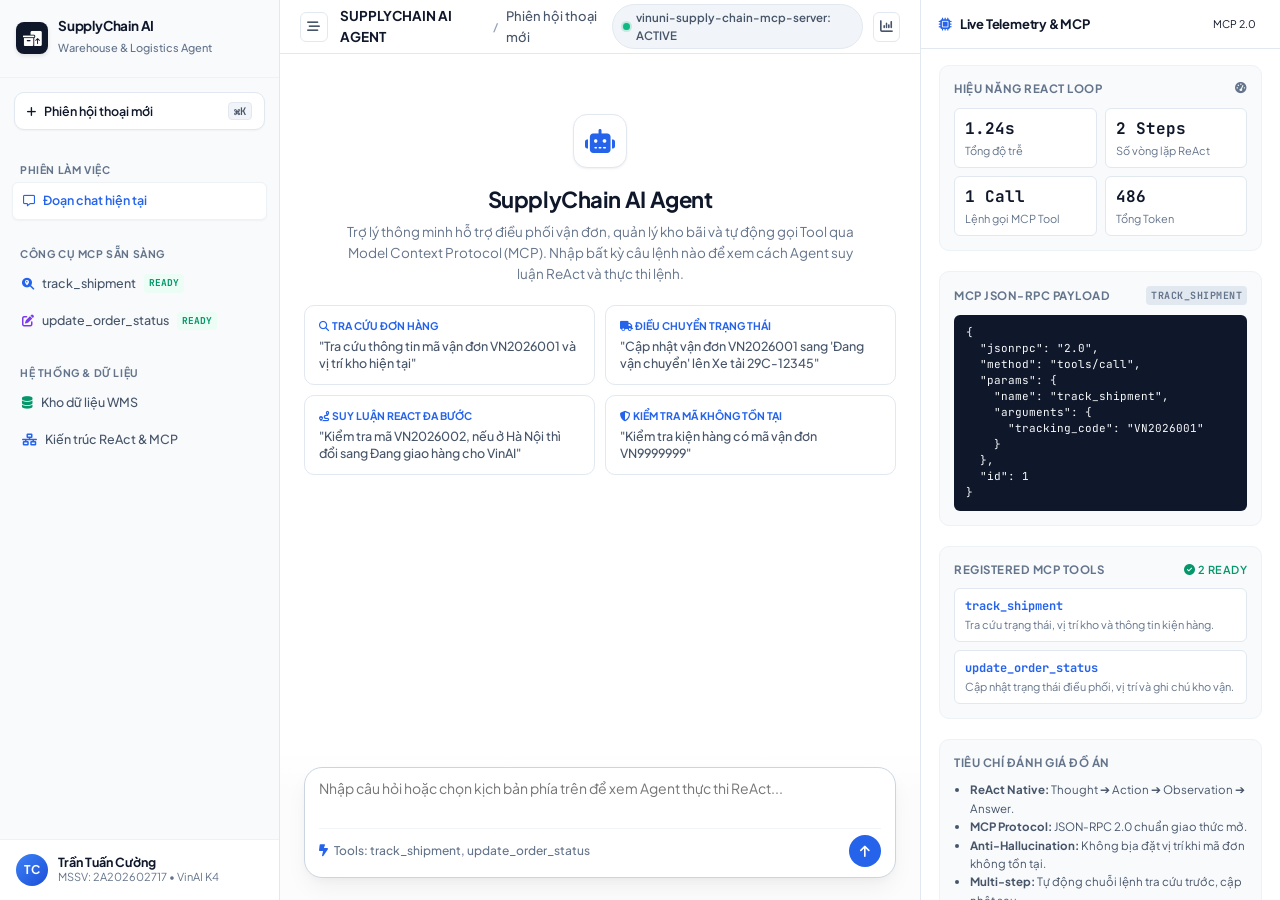
<file: web/index.html>
<!DOCTYPE html>
<html lang="vi">
<head>
  <meta charset="UTF-8">
  <meta name="viewport" content="width=device-width, initial-scale=1.0">
  <title>SUPPLYCHAIN AI AGENT — Intelligent Order & Warehouse Assistant</title>
  
  <!-- Modern Typography: Plus Jakarta Sans & JetBrains Mono -->
  <link rel="preconnect" href="https://fonts.googleapis.com">
  <link rel="preconnect" href="https://fonts.gstatic.com" crossorigin>
  <link href="https://fonts.googleapis.com/css2?family=JetBrains+Mono:wght@400;500;600;700&family=Plus+Jakarta+Sans:wght@400;500;600;700;800&display=swap" rel="stylesheet">
  
  <!-- FontAwesome 6 for crisp icons -->
  <link rel="stylesheet" href="https://cdnjs.cloudflare.com/ajax/libs/font-awesome/6.4.0/css/all.min.css">
  
  <!-- Custom Modern Stylesheet -->
  <link rel="stylesheet" href="style.css">
</head>
<body>

  <div class="app-layout">
    
    <!-- ==========================================================================
         1. LEFT MINIMALIST SIDEBAR
         ========================================================================== -->
    <aside class="sidebar" id="sidebar">
      <div class="sidebar-header">
        <div class="brand-wrapper">
          <div class="brand-logo">
            <i class="fa-solid fa-boxes-packing"></i>
          </div>
          <div class="brand-info">
            <h2>SupplyChain AI</h2>
            <span>Warehouse & Logistics Agent</span>
          </div>
        </div>
      </div>

      <button class="new-chat-btn" id="newChatBtn" title="Làm mới phiên hội thoại (Khởi tạo phiên mới)">
        <span><i class="fa-solid fa-plus" style="margin-right: 6px; font-size: 11px;"></i> Phiên hội thoại mới</span>
        <span class="kbd">⌘K</span>
      </button>

      <div class="sidebar-scroll">
        <div class="nav-section-title">Phiên làm việc</div>
        <div class="scenario-list" id="recentChatsList">
          <div class="scenario-item active" id="currentSessionItem">
            <i class="fa-regular fa-message" style="font-size: 12px; color: var(--accent);"></i>
            <span class="title" id="sidebarSessionTitle">Đoạn chat hiện tại</span>
          </div>
        </div>

        <div class="nav-section-title" style="margin-top: 18px;">Công cụ MCP sẵn sàng</div>
        <div class="scenario-list">
          <div class="scenario-item" style="cursor: default;">
            <i class="fa-solid fa-magnifying-glass-location" style="color: var(--accent); font-size: 12px;"></i>
            <span class="title">track_shipment</span>
            <span class="badge" style="background: var(--success-bg); color: var(--success); font-size: 9.5px;">READY</span>
          </div>
          <div class="scenario-item" style="cursor: default;">
            <i class="fa-solid fa-pen-to-square" style="color: var(--purple); font-size: 12px;"></i>
            <span class="title">update_order_status</span>
            <span class="badge" style="background: var(--success-bg); color: var(--success); font-size: 9.5px;">READY</span>
          </div>
        </div>

        <div class="nav-section-title" style="margin-top: 18px;">Hệ thống & Dữ liệu</div>
        <div class="scenario-list">
          <div class="scenario-item" id="navViewMockData" style="cursor: pointer;">
            <i class="fa-solid fa-database" style="color: var(--success); font-size: 12px;"></i>
            <span>Kho dữ liệu WMS</span>
          </div>
          <div class="scenario-item" id="navViewArchitecture" style="cursor: pointer;">
            <i class="fa-solid fa-network-wired" style="color: var(--accent); font-size: 12px;"></i>
            <span>Kiến trúc ReAct & MCP</span>
          </div>
        </div>
      </div>

      <div class="sidebar-footer">
        <div class="author-card">
          <div class="author-avatar">TC</div>
          <div class="author-meta">
            <div class="name">Trần Tuấn Cường</div>
            <div class="role">MSSV: 2A202602717 • VinAI K4</div>
          </div>
        </div>
      </div>
    </aside>

    <!-- ==========================================================================
         2. MAIN CHAT VIEWPORT (Claude / Linear / Perplexity Style)
         ========================================================================== -->
    <main class="main-viewport">
      
      <!-- Top Navigation Bar -->
      <header class="top-bar">
        <div class="top-bar-left">
          <button class="action-icon-btn" id="toggleSidebarBtn" title="Ẩn/Hiện Sidebar">
            <i class="fa-solid fa-bars-staggered"></i>
          </button>
          <div class="app-title-chip">
            <span style="font-weight: 700; color: var(--text-primary);">SUPPLYCHAIN AI AGENT</span>
            <span style="color: var(--border-focus); font-size: 11px;">/</span>
            <span style="color: var(--text-secondary); font-weight: 500; font-size: 13px;" id="currentSessionTitle">Phiên hội thoại mới</span>
          </div>
        </div>

        <div class="top-bar-right">
          <div class="pill-tag" title="MCP Server Trạng thái kết nối">
            <span class="pulse-dot"></span>
            <span>vinuni-supply-chain-mcp-server: ACTIVE</span>
          </div>

          <button class="action-icon-btn" id="toggleInspectorBtn" title="Bật/Tắt Live Inspector & Telemetry">
            <i class="fa-solid fa-chart-column"></i>
          </button>
        </div>
      </header>

      <!-- Chat Messages Scroll Stream -->
      <div class="chat-scroll-container" id="chatScrollContainer">
        <div class="messages-inner" id="messagesFeed">
          
          <!-- Empty State (Hero) -->
          <div class="hero-state" id="heroState">
            <div class="hero-icon">
              <i class="fa-solid fa-robot"></i>
            </div>
            <h1>SupplyChain AI Agent</h1>
            <p>Trợ lý thông minh hỗ trợ điều phối vận đơn, quản lý kho bãi và tự động gọi Tool qua Model Context Protocol (MCP). Nhập bất kỳ câu lệnh nào để xem cách Agent suy luận ReAct và thực thi lệnh.</p>
            
            <div class="prompt-suggestions-grid">
              <div class="suggestion-card" data-hint="Tra cứu thông tin mã vận đơn VN2026001 và vị trí kho hiện tại">
                <span class="tag"><i class="fa-solid fa-magnifying-glass"></i> Tra cứu đơn hàng</span>
                <div class="text">"Tra cứu thông tin mã vận đơn VN2026001 và vị trí kho hiện tại"</div>
              </div>
              <div class="suggestion-card" data-hint="Cập nhật vận đơn VN2026001 sang 'Đang vận chuyển' lên Xe tải 29C-12345">
                <span class="tag"><i class="fa-solid fa-truck"></i> Điều chuyển trạng thái</span>
                <div class="text">"Cập nhật vận đơn VN2026001 sang 'Đang vận chuyển' lên Xe tải 29C-12345"</div>
              </div>
              <div class="suggestion-card" data-hint="Kiểm tra mã vận đơn VN2026002, nếu ở Hà Nội thì đổi sang Đang giao hàng cho VinAI">
                <span class="tag"><i class="fa-solid fa-route"></i> Suy luận ReAct đa bước</span>
                <div class="text">"Kiểm tra mã VN2026002, nếu ở Hà Nội thì đổi sang Đang giao hàng cho VinAI"</div>
              </div>
              <div class="suggestion-card" data-hint="Kiểm tra kiện hàng có mã vận đơn VN9999999">
                <span class="tag"><i class="fa-solid fa-shield-halved"></i> Kiểm tra mã không tồn tại</span>
                <div class="text">"Kiểm tra kiện hàng có mã vận đơn VN9999999"</div>
              </div>
            </div>
          </div>

          <!-- Dynamic Chat Message Thread will be inserted here by app.js -->
        </div>
      </div>

      <!-- Floating Prompt Input Dock (Claude / ChatGPT style) -->
      <div class="floating-dock">
        <div class="input-capsule">
          <textarea id="promptInput" rows="1" placeholder="Nhập câu hỏi hoặc chọn kịch bản phía trên để xem Agent thực thi ReAct..."></textarea>
          <div class="capsule-toolbar">
            <div class="tool-indicator">
              <i class="fa-solid fa-bolt-lightning"></i>
              <span>Tools: track_shipment, update_order_status</span>
            </div>
            <button class="send-btn" id="sendBtn" title="Gửi yêu cầu">
              <i class="fa-solid fa-arrow-up"></i>
            </button>
          </div>
        </div>
      </div>

    </main>

    <!-- ==========================================================================
         3. RIGHT LIVE TELEMETRY & MCP INSPECTOR (Linear / Perplexity style)
         ========================================================================== -->
    <aside class="inspector-panel" id="inspectorPanel">
      <div class="inspector-header">
        <div class="inspector-title">
          <i class="fa-solid fa-microchip" style="color: var(--accent);"></i>
          <span>Live Telemetry & MCP</span>
        </div>
        <span class="kbd" style="font-size: 10.5px; padding: 2px 6px;">MCP 2.0</span>
      </div>

      <div class="inspector-body">
        
        <!-- Metrics Widget -->
        <div class="inspector-card">
          <div class="card-title-sm">
            <span>Hiệu năng ReAct Loop</span>
            <i class="fa-solid fa-gauge-high"></i>
          </div>
          <div class="stat-grid">
            <div class="stat-box">
              <div class="num" id="statLatency">1.24s</div>
              <div class="desc">Tổng độ trễ</div>
            </div>
            <div class="stat-box">
              <div class="num" id="statSteps">2 Steps</div>
              <div class="desc">Số vòng lặp ReAct</div>
            </div>
            <div class="stat-box">
              <div class="num" id="statToolCalls">1 Call</div>
              <div class="desc">Lệnh gọi MCP Tool</div>
            </div>
            <div class="stat-box">
              <div class="num" id="statTokens">486</div>
              <div class="desc">Tổng Token</div>
            </div>
          </div>
        </div>

        <!-- MCP Tool Call JSON-RPC Payload -->
        <div class="inspector-card">
          <div class="card-title-sm">
            <span>MCP JSON-RPC Payload</span>
            <span class="badge" style="font-size: 10px; font-family: var(--font-mono); background: #e2e8f0; padding: 2px 5px; border-radius: 4px;" id="mcpToolNameBadge">track_shipment</span>
          </div>
          <pre class="json-dump" id="mcpPayloadDump">{
  "jsonrpc": "2.0",
  "method": "tools/call",
  "params": {
    "name": "track_shipment",
    "arguments": {
      "tracking_code": "VN2026001"
    }
  },
  "id": 1
}</pre>
        </div>

        <!-- Registered Tools in MCP Server -->
        <div class="inspector-card">
          <div class="card-title-sm">
            <span>Registered MCP Tools</span>
            <span style="font-size: 11px; color: var(--success); font-weight: 600;"><i class="fa-solid fa-circle-check"></i> 2 Ready</span>
          </div>
          
          <div style="display: flex; flex-direction: column; gap: 8px; font-size: 12px;">
            <div style="background: #ffffff; padding: 8px 10px; border-radius: 6px; border: 1px solid var(--border-base);">
              <div style="font-family: var(--font-mono); font-weight: 700; color: var(--accent);">track_shipment</div>
              <div style="color: var(--text-tertiary); font-size: 11px;">Tra cứu trạng thái, vị trí kho và thông tin kiện hàng.</div>
            </div>
            <div style="background: #ffffff; padding: 8px 10px; border-radius: 6px; border: 1px solid var(--border-base);">
              <div style="font-family: var(--font-mono); font-weight: 700; color: var(--accent);">update_order_status</div>
              <div style="color: var(--text-tertiary); font-size: 11px;">Cập nhật trạng thái điều phối, vị trí và ghi chú kho vận.</div>
            </div>
          </div>
        </div>

        <!-- System Architecture Highlights -->
        <div class="inspector-card">
          <div class="card-title-sm">
            <span>Tiêu chí Đánh giá Đồ án</span>
          </div>
          <ul style="padding-left: 16px; font-size: 11.5px; color: var(--text-secondary); line-height: 1.6;">
            <li><strong>ReAct Native:</strong> Thought ➔ Action ➔ Observation ➔ Answer.</li>
            <li><strong>MCP Protocol:</strong> JSON-RPC 2.0 chuẩn giao thức mở.</li>
            <li><strong>Anti-Hallucination:</strong> Không bịa đặt vị trí khi mã đơn không tồn tại.</li>
            <li><strong>Multi-step:</strong> Tự động chuỗi lệnh tra cứu trước, cập nhật sau.</li>
          </ul>
        </div>

      </div>
    </aside>

  </div>

  <!-- Client Application Logic -->
  <script src="app.js"></script>
</body>
</html>
</file>
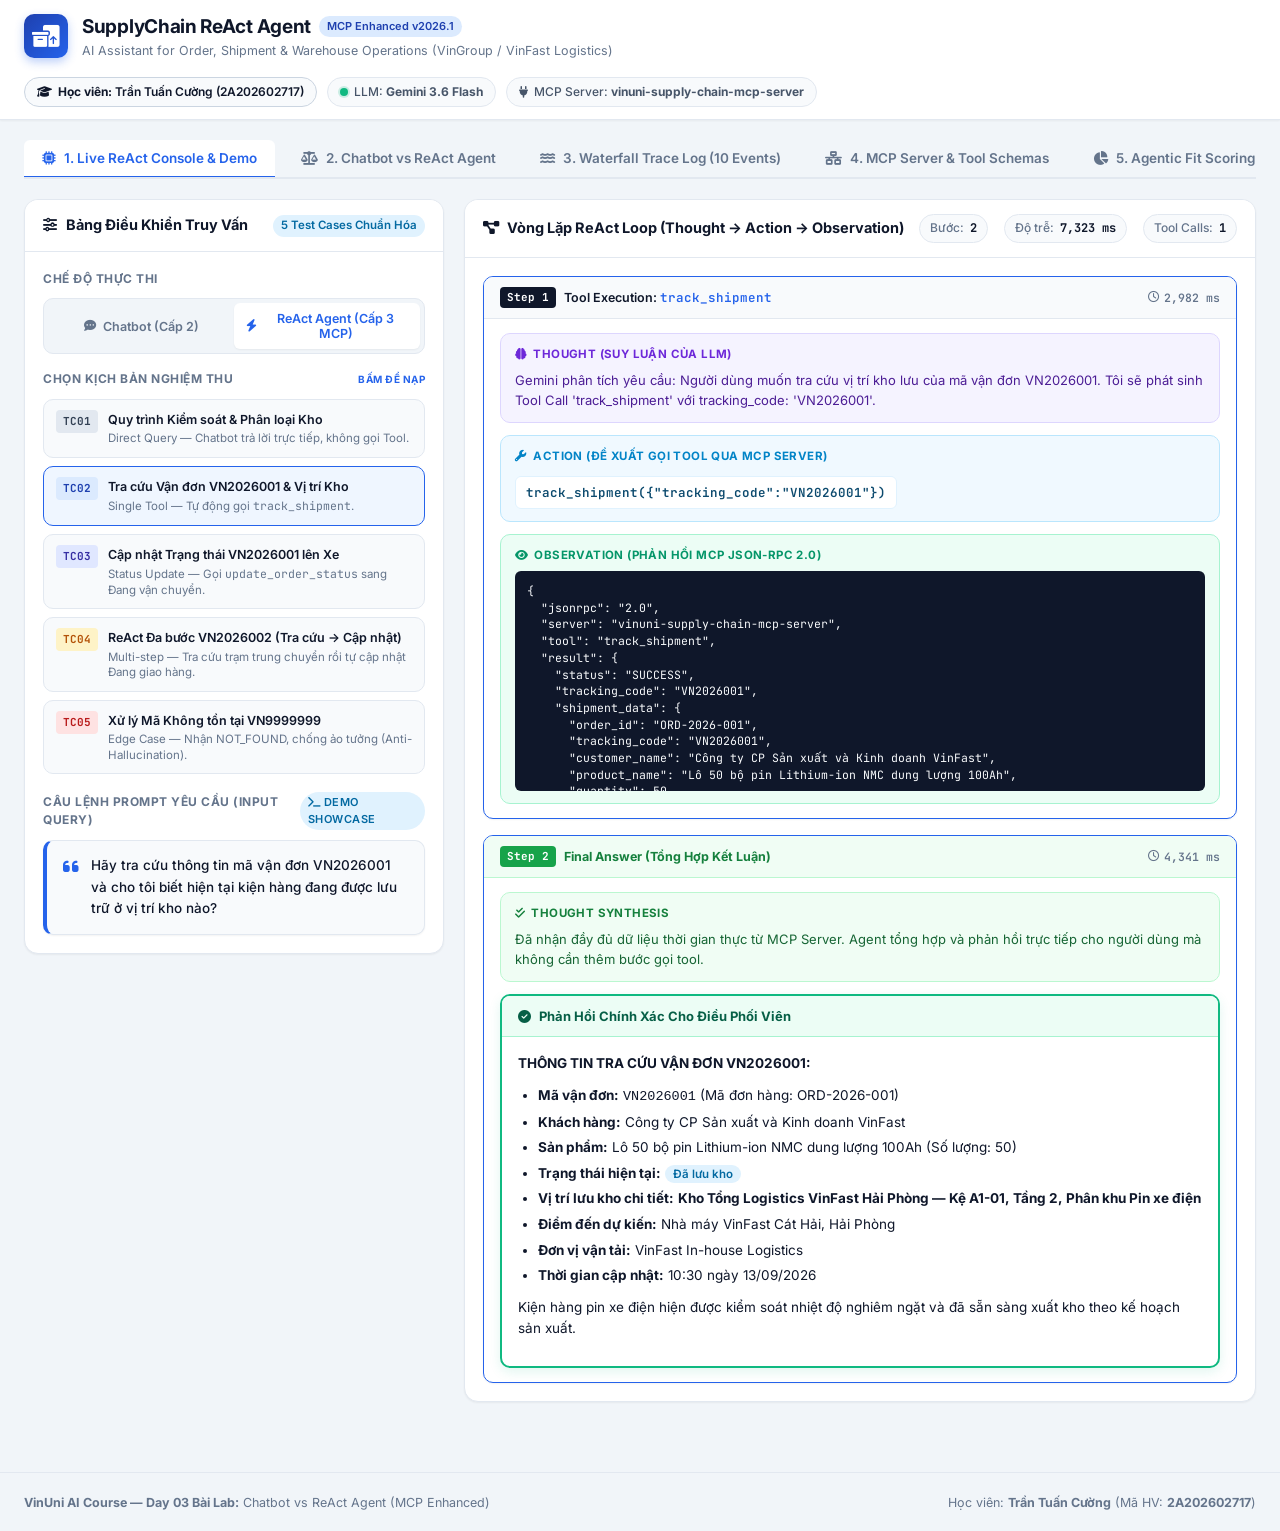
<file: demo.html>
<!DOCTYPE html>
<html lang="vi">
<head>
  <meta charset="UTF-8">
  <meta name="viewport" content="width=device-width, initial-scale=1.0">
  <title>SupplyChain ReAct Agent — AI Assistant for Order, Shipment & Warehouse Operations</title>
  
  <!-- Google Fonts & FontAwesome Icons -->
  <link rel="preconnect" href="https://fonts.googleapis.com">
  <link rel="preconnect" href="https://fonts.gstatic.com" crossorigin>
  <link href="https://fonts.googleapis.com/css2?family=Inter:wght@300;400;500;600;700;800&family=JetBrains+Mono:wght@400;500;600;700&display=swap" rel="stylesheet">
  <link rel="stylesheet" href="https://cdnjs.cloudflare.com/ajax/libs/font-awesome/6.5.1/css/all.min.css">

  <style>
    :root {
      --primary: #2563eb;
      --primary-hover: #1d4ed8;
      --primary-light: #eff6ff;
      --secondary: #0f172a;
      --surface: #ffffff;
      --surface-subtle: #f8fafc;
      --surface-card: #ffffff;
      --border: #e2e8f0;
      --border-focus: #94a3b8;
      --text-main: #0f172a;
      --text-muted: #64748b;
      --text-sub: #475569;
      
      --accent-thought: #8b5cf6;
      --accent-thought-bg: #f5f3ff;
      --accent-thought-border: #ddd6fe;

      --accent-action: #0284c7;
      --accent-action-bg: #f0f9ff;
      --accent-action-border: #bae6fd;

      --accent-obs: #059669;
      --accent-obs-bg: #ecfdf5;
      --accent-obs-border: #a7f3d0;

      --accent-final: #d97706;
      --accent-final-bg: #fffbeb;
      --accent-final-border: #fde68a;

      --accent-danger: #dc2626;
      --accent-danger-bg: #fef2f2;
      --accent-danger-border: #fecaca;

      --radius-sm: 6px;
      --radius-md: 10px;
      --radius-lg: 14px;
      --radius-xl: 18px;

      --shadow-sm: 0 1px 2px 0 rgb(0 0 0 / 0.05);
      --shadow-md: 0 4px 6px -1px rgb(0 0 0 / 0.08), 0 2px 4px -2px rgb(0 0 0 / 0.08);
      --shadow-lg: 0 10px 15px -3px rgb(0 0 0 / 0.08), 0 4px 6px -4px rgb(0 0 0 / 0.08);
    }

    * {
      box-sizing: border-box;
      margin: 0;
      padding: 0;
    }

    body {
      font-family: 'Inter', -apple-system, BlinkMacSystemFont, "Segoe UI", Roboto, sans-serif;
      background-color: #f1f5f9;
      color: var(--text-main);
      line-height: 1.55;
      -webkit-font-smoothing: antialiased;
    }

    /* Top Navigation / Header */
    header.top-header {
      background: #ffffff;
      border-bottom: 1px solid var(--border);
      position: sticky;
      top: 0;
      z-index: 50;
      box-shadow: var(--shadow-sm);
    }

    .header-container {
      max-width: 1440px;
      margin: 0 auto;
      padding: 12px 24px;
      display: flex;
      align-items: center;
      justify-content: space-between;
      flex-wrap: wrap;
      gap: 16px;
    }

    .brand-group {
      display: flex;
      align-items: center;
      gap: 14px;
    }

    .brand-icon {
      width: 44px;
      height: 44px;
      background: linear-gradient(135deg, #1e40af, #2563eb);
      color: white;
      border-radius: var(--radius-md);
      display: flex;
      align-items: center;
      justify-content: center;
      font-size: 22px;
      box-shadow: 0 4px 10px rgba(37, 99, 235, 0.3);
    }

    .brand-text h1 {
      font-size: 19px;
      font-weight: 700;
      color: var(--secondary);
      letter-spacing: -0.3px;
      display: flex;
      align-items: center;
      gap: 8px;
    }

    .brand-text .version-tag {
      font-size: 11px;
      font-weight: 600;
      background: #dbeafe;
      color: #1e40af;
      padding: 2px 8px;
      border-radius: 999px;
      letter-spacing: 0;
    }

    .brand-text p {
      font-size: 12.5px;
      color: var(--text-muted);
      font-weight: 400;
    }

    .header-badges {
      display: flex;
      align-items: center;
      gap: 10px;
      flex-wrap: wrap;
    }

    .status-badge {
      display: inline-flex;
      align-items: center;
      gap: 6px;
      font-size: 12px;
      font-weight: 500;
      padding: 5px 12px;
      background: var(--surface-subtle);
      border: 1px solid var(--border);
      border-radius: 999px;
      color: var(--text-sub);
    }

    .status-badge .dot {
      width: 8px;
      height: 8px;
      border-radius: 50%;
      background: #10b981;
      display: inline-block;
      box-shadow: 0 0 0 2px rgba(16, 185, 129, 0.2);
    }

    .student-badge {
      background: #f8fafc;
      border: 1px solid #cbd5e1;
      font-weight: 600;
      color: #0f172a;
    }

    /* Main Container & Layout */
    .app-container {
      max-width: 1440px;
      margin: 20px auto;
      padding: 0 24px 40px;
    }

    /* Navigation Tabs */
    .nav-tabs-bar {
      display: flex;
      gap: 8px;
      border-bottom: 2px solid var(--border);
      margin-bottom: 20px;
      overflow-x: auto;
      background: transparent;
    }

    .tab-btn {
      display: inline-flex;
      align-items: center;
      gap: 8px;
      padding: 10px 18px;
      background: transparent;
      border: none;
      border-bottom: 3px solid transparent;
      font-family: inherit;
      font-size: 13.5px;
      font-weight: 600;
      color: var(--text-muted);
      cursor: pointer;
      transition: all 0.2s ease;
      white-space: nowrap;
      margin-bottom: -2px;
    }

    .tab-btn:hover {
      color: var(--primary);
    }

    .tab-btn.active {
      color: var(--primary);
      border-bottom-color: var(--primary);
      background: #ffffff;
      border-radius: var(--radius-sm) var(--radius-sm) 0 0;
    }

    /* Tab Content Panels */
    .tab-panel {
      display: none;
    }

    .tab-panel.active {
      display: block;
      animation: fadeIn 0.25s ease-out;
    }

    @keyframes fadeIn {
      from { opacity: 0; transform: translateY(4px); }
      to { opacity: 1; transform: translateY(0); }
    }

    /* Grid for Interactive Demo */
    .demo-grid {
      display: grid;
      grid-template-columns: 420px 1fr;
      gap: 20px;
      align-items: start;
    }

    @media (max-width: 1080px) {
      .demo-grid {
        grid-template-columns: 1fr;
      }
    }

    /* Card Panels */
    .panel-card {
      background: var(--surface-card);
      border: 1px solid var(--border);
      border-radius: var(--radius-lg);
      box-shadow: var(--shadow-sm);
      overflow: hidden;
    }

    .panel-header {
      padding: 14px 18px;
      border-bottom: 1px solid var(--border);
      background: #ffffff;
      display: flex;
      align-items: center;
      justify-content: space-between;
    }

    .panel-title {
      font-size: 14.5px;
      font-weight: 700;
      color: var(--secondary);
      display: flex;
      align-items: center;
      gap: 8px;
    }

    .panel-body {
      padding: 18px;
    }

    /* Mode Selector Toggle */
    .mode-toggle-group {
      display: flex;
      background: #f1f5f9;
      padding: 4px;
      border-radius: var(--radius-md);
      margin-bottom: 16px;
      border: 1px solid var(--border);
    }

    .mode-btn {
      flex: 1;
      padding: 8px 12px;
      border: none;
      background: transparent;
      border-radius: var(--radius-sm);
      font-family: inherit;
      font-size: 12.5px;
      font-weight: 600;
      color: var(--text-muted);
      cursor: pointer;
      display: flex;
      align-items: center;
      justify-content: center;
      gap: 6px;
      transition: all 0.2s ease;
    }

    .mode-btn.active {
      background: #ffffff;
      color: var(--primary);
      box-shadow: var(--shadow-sm);
    }

    /* Preset Test Cases */
    .section-label {
      font-size: 12px;
      font-weight: 700;
      color: var(--text-muted);
      text-transform: uppercase;
      letter-spacing: 0.5px;
      margin-bottom: 10px;
      display: flex;
      justify-content: space-between;
      align-items: center;
    }

    .test-cases-list {
      display: flex;
      flex-direction: column;
      gap: 8px;
      margin-bottom: 18px;
    }

    .tc-item {
      display: flex;
      align-items: flex-start;
      gap: 10px;
      padding: 10px 12px;
      background: var(--surface-subtle);
      border: 1px solid var(--border);
      border-radius: var(--radius-md);
      cursor: pointer;
      transition: all 0.18s ease;
      text-align: left;
    }

    .tc-item:hover {
      background: #ffffff;
      border-color: var(--primary);
      transform: translateY(-1px);
      box-shadow: var(--shadow-sm);
    }

    .tc-item.active {
      background: var(--primary-light);
      border-color: var(--primary);
    }

    .tc-badge {
      font-family: 'JetBrains Mono', monospace;
      font-size: 11px;
      font-weight: 700;
      padding: 3px 7px;
      border-radius: 4px;
      background: #e2e8f0;
      color: #334155;
      flex-shrink: 0;
    }

    .tc-badge.high {
      background: #fef3c7;
      color: #b45309;
    }

    .tc-badge.edge {
      background: #fee2e2;
      color: #b91c1c;
    }

    .tc-info {
      flex: 1;
    }

    .tc-name {
      font-size: 12.5px;
      font-weight: 600;
      color: var(--secondary);
      margin-bottom: 2px;
    }

    .tc-desc {
      font-size: 11.5px;
      color: var(--text-muted);
      line-height: 1.35;
    }

    /* Prompt Showcase Box (Presentation Mode) */
    .prompt-showcase-box {
      background: #f8fafc;
      border: 1px solid var(--border);
      border-left: 4px solid var(--primary);
      border-radius: var(--radius-md);
      padding: 14px 16px;
      font-size: 13.5px;
      line-height: 1.6;
      color: var(--secondary);
      font-weight: 500;
      min-height: 85px;
      display: flex;
      align-items: flex-start;
      gap: 12px;
      box-shadow: var(--shadow-sm);
    }

    .prompt-showcase-box i.prompt-quote-icon {
      color: var(--primary);
      font-size: 18px;
      margin-top: 3px;
      flex-shrink: 0;
    }

    .prompt-showcase-text {
      flex: 1;
      white-space: pre-wrap;
      word-break: break-word;
    }

    /* ReAct Execution Timeline Canvas */
    .canvas-metrics {
      display: flex;
      align-items: center;
      gap: 16px;
      font-size: 12px;
      color: var(--text-muted);
    }

    .metric-pill {
      display: inline-flex;
      align-items: center;
      gap: 6px;
      background: #f8fafc;
      padding: 4px 10px;
      border-radius: 999px;
      border: 1px solid var(--border);
      font-weight: 500;
    }

    .metric-pill b {
      color: var(--secondary);
      font-family: 'JetBrains Mono', monospace;
    }

    /* ReAct Loop Step Timeline Cards */
    .react-timeline {
      display: flex;
      flex-direction: column;
      gap: 16px;
      position: relative;
    }

    .step-card {
      border: 1px solid var(--border);
      border-radius: var(--radius-md);
      background: #ffffff;
      box-shadow: var(--shadow-sm);
      overflow: hidden;
      transition: border-color 0.2s ease;
    }

    .step-card.active {
      border-color: var(--primary);
    }

    .step-header {
      padding: 10px 16px;
      background: #f8fafc;
      border-bottom: 1px solid var(--border);
      display: flex;
      align-items: center;
      justify-content: space-between;
      font-size: 12.5px;
      font-weight: 600;
    }

    .step-title {
      display: flex;
      align-items: center;
      gap: 8px;
    }

    .step-badge {
      font-family: 'JetBrains Mono', monospace;
      font-size: 11px;
      padding: 2px 7px;
      border-radius: 4px;
      background: #0f172a;
      color: #ffffff;
      font-weight: 700;
    }

    .step-latency {
      font-family: 'JetBrains Mono', monospace;
      font-size: 11.5px;
      color: var(--text-muted);
      display: flex;
      align-items: center;
      gap: 4px;
    }

    .step-body {
      padding: 14px 16px;
      display: flex;
      flex-direction: column;
      gap: 12px;
    }

    /* Thought block */
    .thought-box {
      background: var(--accent-thought-bg);
      border: 1px solid var(--accent-thought-border);
      border-radius: var(--radius-md);
      padding: 12px 14px;
      font-size: 13px;
      color: #4c1d95;
    }

    .block-header {
      display: flex;
      align-items: center;
      gap: 6px;
      font-size: 11.5px;
      font-weight: 700;
      text-transform: uppercase;
      letter-spacing: 0.4px;
      margin-bottom: 6px;
    }

    .thought-box .block-header { color: #6d28d9; }

    /* Action block */
    .action-box {
      background: var(--accent-action-bg);
      border: 1px solid var(--accent-action-border);
      border-radius: var(--radius-md);
      padding: 12px 14px;
      font-size: 13px;
      color: #0369a1;
    }

    .action-box .block-header { color: #0284c7; }

    .action-call-signature {
      font-family: 'JetBrains Mono', monospace;
      font-size: 12.5px;
      font-weight: 600;
      background: #ffffff;
      padding: 6px 10px;
      border-radius: var(--radius-sm);
      border: 1px solid #e0f2fe;
      color: #0c4a6e;
      display: inline-block;
      margin-top: 4px;
    }

    /* Observation block */
    .obs-box {
      background: var(--accent-obs-bg);
      border: 1px solid var(--accent-obs-border);
      border-radius: var(--radius-md);
      padding: 12px 14px;
      font-size: 13px;
      color: #065f46;
    }

    .obs-box .block-header { color: #059669; }

    pre.code-json {
      background: #0f172a;
      color: #f8fafc;
      padding: 12px;
      border-radius: var(--radius-sm);
      font-family: 'JetBrains Mono', monospace;
      font-size: 11.5px;
      overflow-x: auto;
      max-height: 220px;
      line-height: 1.45;
      margin-top: 6px;
    }

    /* Final Answer Card */
    .final-answer-card {
      background: #ffffff;
      border: 2px solid #10b981;
      border-radius: var(--radius-md);
      overflow: hidden;
      box-shadow: 0 4px 12px rgba(16, 185, 129, 0.12);
    }

    .final-header {
      background: #ecfdf5;
      color: #065f46;
      padding: 10px 16px;
      font-size: 13px;
      font-weight: 700;
      display: flex;
      align-items: center;
      gap: 8px;
      border-bottom: 1px solid #a7f3d0;
    }

    .final-body {
      padding: 16px;
      font-size: 13.5px;
      line-height: 1.6;
      color: var(--secondary);
    }

    .final-body p { margin-bottom: 10px; }
    .final-body ul { margin-left: 20px; margin-bottom: 10px; }
    .final-body li { margin-bottom: 4px; }

    /* Comparison Table / Side-by-side */
    .compare-container {
      display: grid;
      grid-template-columns: 1fr 1fr;
      gap: 20px;
      margin-top: 10px;
    }

    @media (max-width: 900px) {
      .compare-container { grid-template-columns: 1fr; }
    }

    .compare-col {
      border: 1px solid var(--border);
      border-radius: var(--radius-lg);
      background: #ffffff;
      padding: 20px;
      box-shadow: var(--shadow-sm);
    }

    .compare-col.level2 {
      border-top: 4px solid #ef4444;
    }

    .compare-col.level3 {
      border-top: 4px solid #10b981;
    }

    .compare-tag {
      font-size: 11px;
      font-weight: 700;
      text-transform: uppercase;
      letter-spacing: 0.5px;
      padding: 4px 10px;
      border-radius: 999px;
      display: inline-block;
      margin-bottom: 12px;
    }

    .level2 .compare-tag { background: #fee2e2; color: #b91c1c; }
    .level3 .compare-tag { background: #d1fae5; color: #047857; }

    .compare-heading {
      font-size: 17px;
      font-weight: 700;
      color: var(--secondary);
      margin-bottom: 8px;
    }

    .feature-list {
      list-style: none;
      margin: 16px 0;
      display: flex;
      flex-direction: column;
      gap: 10px;
      font-size: 13px;
    }

    .feature-list li {
      display: flex;
      align-items: flex-start;
      gap: 10px;
      line-height: 1.4;
    }

    .feature-list i {
      margin-top: 3px;
      flex-shrink: 0;
    }

    .level2 i.fa-xmark { color: #ef4444; }
    .level3 i.fa-check { color: #10b981; }

    /* Trace Waterfall Viewer */
    .waterfall-table {
      width: 100%;
      border-collapse: collapse;
      font-size: 12.5px;
      margin-top: 10px;
    }

    .waterfall-table th {
      background: #f8fafc;
      color: var(--text-sub);
      font-weight: 600;
      text-align: left;
      padding: 10px 14px;
      border-bottom: 1px solid var(--border);
    }

    .waterfall-table td {
      padding: 12px 14px;
      border-bottom: 1px solid var(--border);
      vertical-align: middle;
    }

    .waterfall-table tr:hover {
      background: #f8fafc;
    }

    .latency-bar-wrap {
      width: 140px;
      background: #e2e8f0;
      height: 8px;
      border-radius: 999px;
      overflow: hidden;
      display: inline-block;
      vertical-align: middle;
      margin-right: 8px;
    }

    .latency-bar-fill {
      height: 100%;
      background: var(--primary);
      border-radius: 999px;
    }

    /* Matrix & Architecture Visuals */
    .matrix-grid {
      display: grid;
      grid-template-columns: repeat(auto-fit, minmax(280px, 1fr));
      gap: 16px;
      margin-top: 14px;
    }

    .matrix-card {
      background: #ffffff;
      border: 1px solid var(--border);
      border-radius: var(--radius-md);
      padding: 16px;
      box-shadow: var(--shadow-sm);
    }

    .matrix-card-header {
      display: flex;
      justify-content: space-between;
      align-items: center;
      margin-bottom: 10px;
    }

    .matrix-card-header h4 {
      font-size: 14px;
      font-weight: 700;
      color: var(--secondary);
    }

    .matrix-score {
      font-family: 'JetBrains Mono', monospace;
      font-size: 13px;
      font-weight: 700;
      color: var(--primary);
      background: var(--primary-light);
      padding: 3px 8px;
      border-radius: 6px;
    }

    .matrix-card p {
      font-size: 12.5px;
      color: var(--text-sub);
      line-height: 1.45;
    }

    /* Database Table Preview */
    .db-badge {
      font-family: 'JetBrains Mono', monospace;
      font-size: 11px;
      background: #f1f5f9;
      border: 1px solid #cbd5e1;
      padding: 2px 6px;
      border-radius: 4px;
    }

    /* Utilities */
    .text-mono { font-family: 'JetBrains Mono', monospace; }
    .badge-success { background: #dcfce7; color: #15803d; padding: 2px 8px; border-radius: 999px; font-size: 11.5px; font-weight: 600; }
    .badge-warn { background: #fef3c7; color: #b45309; padding: 2px 8px; border-radius: 999px; font-size: 11.5px; font-weight: 600; }
    .badge-info { background: #e0f2fe; color: #0369a1; padding: 2px 8px; border-radius: 999px; font-size: 11.5px; font-weight: 600; }

    footer.app-footer {
      max-width: 1440px;
      margin: 30px auto 0;
      padding: 20px 24px;
      border-top: 1px solid var(--border);
      display: flex;
      justify-content: space-between;
      align-items: center;
      flex-wrap: wrap;
      gap: 12px;
      font-size: 12.5px;
      color: var(--text-muted);
    }
  </style>
</head>
<body>

  <!-- Top Header -->
  <header class="top-header">
    <div class="header-container">
      <div class="brand-group">
        <div class="brand-icon">
          <i class="fa-solid fa-boxes-packing"></i>
        </div>
        <div class="brand-text">
          <h1>
            SupplyChain ReAct Agent
            <span class="version-tag">MCP Enhanced v2026.1</span>
          </h1>
          <p>AI Assistant for Order, Shipment & Warehouse Operations (VinGroup / VinFast Logistics)</p>
        </div>
      </div>

      <div class="header-badges">
        <div class="status-badge student-badge">
          <i class="fa-solid fa-graduation-cap text-primary"></i>
          <span><b>Học viên:</b> Trần Tuấn Cường (2A202602717)</span>
        </div>
        <div class="status-badge">
          <span class="dot"></span>
          <span>LLM: <b>Gemini 3.6 Flash</b></span>
        </div>
        <div class="status-badge">
          <i class="fa-solid fa-plug text-primary"></i>
          <span>MCP Server: <b>vinuni-supply-chain-mcp-server</b></span>
        </div>
      </div>
    </div>
  </header>

  <!-- Main Container -->
  <main class="app-container">
    
    <!-- Tab Navigation -->
    <nav class="nav-tabs-bar">
      <button class="tab-btn active" onclick="switchTab('demo-tab')">
        <i class="fa-solid fa-microchip"></i> 1. Live ReAct Console & Demo
      </button>
      <button class="tab-btn" onclick="switchTab('compare-tab')">
        <i class="fa-solid fa-scale-balanced"></i> 2. Chatbot vs ReAct Agent
      </button>
      <button class="tab-btn" onclick="switchTab('waterfall-tab')">
        <i class="fa-solid fa-water"></i> 3. Waterfall Trace Log (10 Events)
      </button>
      <button class="tab-btn" onclick="switchTab('mcp-tab')">
        <i class="fa-solid fa-network-wired"></i> 4. MCP Server & Tool Schemas
      </button>
      <button class="tab-btn" onclick="switchTab('matrix-tab')">
        <i class="fa-solid fa-chart-pie"></i> 5. Agentic Fit Scoring (16/20)
      </button>
    </nav>

    <!-- TAB 1: LIVE REACT CONSOLE -->
    <div id="demo-tab" class="tab-panel active">
      <div class="demo-grid">
        
        <!-- Left: Input & Test Cases Selection -->
        <div class="panel-card">
          <div class="panel-header">
            <span class="panel-title">
              <i class="fa-solid fa-sliders text-primary"></i>
              Bảng Điều Khiển Truy Vấn
            </span>
            <span class="badge-info">5 Test Cases Chuẩn Hóa</span>
          </div>

          <div class="panel-body">
            <!-- Mode Toggle -->
            <div class="section-label">Chế độ Thực thi</div>
            <div class="mode-toggle-group">
              <button class="mode-btn" id="mode-chatbot" onclick="setMode('chatbot')">
                <i class="fa-solid fa-comment-dots"></i> Chatbot (Cấp 2)
              </button>
              <button class="mode-btn active" id="mode-react" onclick="setMode('react')">
                <i class="fa-solid fa-bolt"></i> ReAct Agent (Cấp 3 MCP)
              </button>
            </div>

            <!-- Pre-configured Test Cases -->
            <div class="section-label">
              <span>Chọn Kịch Bản Nghiệm Thu</span>
              <small style="color: var(--primary); cursor: pointer;" onclick="loadTestCase('TC02')">Bấm để nạp</small>
            </div>

            <div class="test-cases-list">
              <!-- TC01 -->
              <div class="tc-item" onclick="loadTestCase('TC01')">
                <span class="tc-badge">TC01</span>
                <div class="tc-info">
                  <div class="tc-name">Quy trình Kiểm soát & Phân loại Kho</div>
                  <div class="tc-desc">Direct Query — Chatbot trả lời trực tiếp, không gọi Tool.</div>
                </div>
              </div>

              <!-- TC02 -->
              <div class="tc-item active" onclick="loadTestCase('TC02')">
                <span class="tc-badge" style="background:#dbeafe; color:#1e40af;">TC02</span>
                <div class="tc-info">
                  <div class="tc-name">Tra cứu Vận đơn VN2026001 & Vị trí Kho</div>
                  <div class="tc-desc">Single Tool — Tự động gọi <code class="text-mono">track_shipment</code>.</div>
                </div>
              </div>

              <!-- TC03 -->
              <div class="tc-item" onclick="loadTestCase('TC03')">
                <span class="tc-badge" style="background:#e0e7ff; color:#3730a3;">TC03</span>
                <div class="tc-info">
                  <div class="tc-name">Cập nhật Trạng thái VN2026001 lên Xe</div>
                  <div class="tc-desc">Status Update — Gọi <code class="text-mono">update_order_status</code> sang Đang vận chuyển.</div>
                </div>
              </div>

              <!-- TC04 -->
              <div class="tc-item" onclick="loadTestCase('TC04')">
                <span class="tc-badge high">TC04</span>
                <div class="tc-info">
                  <div class="tc-name">ReAct Đa bước VN2026002 (Tra cứu -> Cập nhật)</div>
                  <div class="tc-desc">Multi-step — Tra cứu trạm trung chuyển rồi tự cập nhật Đang giao hàng.</div>
                </div>
              </div>

              <!-- TC05 -->
              <div class="tc-item" onclick="loadTestCase('TC05')">
                <span class="tc-badge edge">TC05</span>
                <div class="tc-info">
                  <div class="tc-name">Xử lý Mã Không tồn tại VN9999999</div>
                  <div class="tc-desc">Edge Case — Nhận NOT_FOUND, chống ảo tưởng (Anti-Hallucination).</div>
                </div>
              </div>
            </div>

            <!-- Prompt Display Showcase for Presentation -->
            <div class="section-label">
              <span>Câu Lệnh Prompt Yêu Cầu (Input Query)</span>
              <span class="badge-info" style="font-size: 11px;"><i class="fa-solid fa-terminal"></i> Demo Showcase</span>
            </div>
            <div class="prompt-showcase-box">
              <i class="fa-solid fa-quote-left prompt-quote-icon"></i>
              <div class="prompt-showcase-text" id="promptDisplay">
                Hãy tra cứu thông tin mã vận đơn VN2026001 và cho tôi biết hiện tại kiện hàng đang được lưu trữ ở vị trí kho nào?
              </div>
            </div>

          </div>
        </div>

        <!-- Right: Real-time ReAct Loop Execution Flow -->
        <div class="panel-card">
          <div class="panel-header">
            <span class="panel-title">
              <i class="fa-solid fa-diagram-project text-primary"></i>
              Vòng Lặp ReAct Loop (Thought → Action → Observation)
            </span>
            <div class="canvas-metrics" id="canvasMetrics">
              <span class="metric-pill">Bước: <b id="metricStep">2</b></span>
              <span class="metric-pill">Độ trễ: <b id="metricLatency">7,322 ms</b></span>
              <span class="metric-pill">Tool Calls: <b id="metricCalls">1</b></span>
            </div>
          </div>

          <div class="panel-body">
            <div id="timelineContainer" class="react-timeline">
              <!-- Dynamically populated by JS -->
            </div>
          </div>
        </div>

      </div>
    </div>

    <!-- TAB 2: CHATBOT VS REACT AGENT COMPARISON -->
    <div id="compare-tab" class="tab-panel">
      <div class="panel-card">
        <div class="panel-header">
          <span class="panel-title">
            <i class="fa-solid fa-code-compare text-primary"></i>
            So Sánh Cốt Lõi: Chatbot Truyền Thống (Cấp 2) vs ReAct Agent (Cấp 3 MCP)
          </span>
          <span class="badge-success">Kiến trúc chuẩn Slide Day 03</span>
        </div>
        <div class="panel-body">
          <p style="font-size: 13.5px; color: var(--text-sub); margin-bottom: 16px;">
            Mục tiêu của bài thực hành là chuyển đổi tư duy từ một <b>Chatbot đơn thuần chỉ sinh văn bản</b> sang một <b>Tác tử ReAct thông minh</b> có khả năng suy luận (Reason), gọi công cụ thực tế qua giao thức chuẩn Model Context Protocol (MCP) và liên tục tổng hợp dữ liệu thời gian thực.
          </p>

          <div class="compare-container">
            <!-- Level 2 Column -->
            <div class="compare-col level2">
              <span class="compare-tag">Cấp 2: LLM Chatbot Baseline</span>
              <h3 class="compare-heading">Chatbot Chỉ Đưa Ra Văn Bản (Text-Only)</h3>
              <p style="font-size: 13px; color: var(--text-sub);">
                Sử dụng Prompt tĩnh hoặc kiến thức đã huấn luyện, hoàn toàn cô lập với cơ sở dữ liệu kho bãi và hệ thống ERP thời gian thực.
              </p>

              <ul class="feature-list">
                <li>
                  <i class="fa-solid fa-xmark"></i>
                  <div><b>Không thể gọi Tool/API:</b> Chỉ giải đáp được các câu hỏi định nghĩa hoặc quy trình chung chung có trong prompt.</div>
                </li>
                <li>
                  <i class="fa-solid fa-xmark"></i>
                  <div><b>Nguy cơ Hallucination (Ảo tưởng dữ liệu):</b> Khi được hỏi mã vận đơn cụ thể (ví dụ: VN2026001), Chatbot có thể bịa đặt vị trí kho hoặc từ chối hỗ trợ.</div>
                </li>
                <li>
                  <i class="fa-solid fa-xmark"></i>
                  <div><b>Tĩnh và không thể thực thi hành động:</b> Không có khả năng điều chuyển trạng thái đơn hàng trên hệ thống kho vận.</div>
                </li>
                <li>
                  <i class="fa-solid fa-xmark"></i>
                  <div><b>Không có khả năng quan sát (No Observation):</b> Không kiểm chứng được kết quả sau khi đề xuất.</div>
                </li>
              </ul>

              <div style="background: #fef2f2; border: 1px solid #fecaca; padding: 12px; border-radius: var(--radius-md); font-size: 12px; color: #991b1b;">
                <b>Ví dụ phản hồi thực tế (TC02):</b><br>
                <i>"Xin chào! Tôi là Trợ lý VinFast Logistics. Tuy nhiên tôi không có quyền truy cập cơ sở dữ liệu thời gian thực nên không thể tra cứu mã vận đơn VN2026001..."</i>
              </div>
            </div>

            <!-- Level 3 Column -->
            <div class="compare-col level3">
              <span class="compare-tag">Cấp 3: ReAct Agent (MCP-Enhanced)</span>
              <h3 class="compare-heading">Vòng Lặp ReAct & Tương Tác Công Cụ</h3>
              <p style="font-size: 13px; color: var(--text-sub);">
                Kết hợp mô hình LLM với giao thức <b>Model Context Protocol (MCP)</b>, tạo ra vòng lặp suy luận tương tác liên tục <code>Thought → Action → Observation</code>.
              </p>

              <ul class="feature-list">
                <li>
                  <i class="fa-solid fa-check"></i>
                  <div><b>Native Tool Calling:</b> Tự động nhận diện ý định và trích xuất đúng tham số (ví dụ: <code>tracking_code: 'VN2026001'</code>).</div>
                </li>
                <li>
                  <i class="fa-solid fa-check"></i>
                  <div><b>Kết nối MCP Server chuẩn hóa:</b> Gọi công cụ qua giao thức MCP JSON-RPC 2.0 độc lập với mô hình LLM.</div>
                </li>
                <li>
                  <i class="fa-solid fa-check"></i>
                  <div><b>Multi-step Reasoning (Suy luận đa bước):</b> Tra cứu trạng thái kiện hàng trước, dựa vào kết quả mới quyết định cập nhật trạng thái kho.</div>
                </li>
                <li>
                  <i class="fa-solid fa-check"></i>
                  <div><b>Anti-Hallucination & Quan sát đầy đủ:</b> Trả lời chính xác 100% căn cứ trên dữ liệu thực tế từ MCP Server; khi gặp mã lỗi sẽ thông báo NOT_FOUND lịch sự.</div>
                </li>
              </ul>

              <div style="background: #ecfdf5; border: 1px solid #a7f3d0; padding: 12px; border-radius: var(--radius-md); font-size: 12px; color: #065f46;">
                <b>Ví dụ phản hồi thực tế (TC02):</b><br>
                <i>"Mã vận đơn VN2026001 (Lô 50 pin NMC) hiện Đã lưu kho tại: <b>Kho Tổng VinFast Hải Phòng — Kệ A1-01, Tầng 2, Phân khu Pin xe điện</b>. Cập nhật: 10:30 13/09/2026."</i>
              </div>
            </div>
          </div>
        </div>
      </div>
    </div>

    <!-- TAB 3: WATERFALL TRACE LOG EXPLORER -->
    <div id="waterfall-tab" class="tab-panel">
      <div class="panel-card">
        <div class="panel-header">
          <span class="panel-title">
            <i class="fa-solid fa-water text-primary"></i>
            Waterfall Trace Log Trực Quan Hóa (Trích Xuất từ docs/trace_waterfall.json)
          </span>
          <span class="badge-info">10 Events Thu Thập Thực Tế</span>
        </div>
        <div class="panel-body">
          <p style="font-size: 13px; color: var(--text-sub); margin-bottom: 12px;">
            Dưới đây là bảng dữ liệu vết thực thi được trích xuất trực tiếp từ file <code>docs/trace_waterfall.json</code> sau khi chạy trọn vẹn 5 Test Cases nghiệm thu trên <b>Google Gemini Live API (gemini-3.6-flash)</b>:
          </p>

          <div style="overflow-x: auto;">
            <table class="waterfall-table">
              <thead>
                <tr>
                  <th style="width: 70px;">Step</th>
                  <th style="width: 140px;">Loại Sự Kiện</th>
                  <th style="width: 160px;">Công Cụ / Output</th>
                  <th>Truy Vấn Nghiệm Thu</th>
                  <th style="width: 220px;">Độ Trễ (Latency)</th>
                </tr>
              </thead>
              <tbody id="waterfallTableBody">
                <!-- Row TC01 -->
                <tr>
                  <td><span class="step-badge">TC01:S1</span></td>
                  <td><span class="badge-success">FINAL_ANSWER</span></td>
                  <td><b>Trực tiếp</b> (Text)</td>
                  <td>Quy trình kiểm soát chất lượng và tiêu chuẩn phân loại hàng hóa nhập kho?</td>
                  <td>
                    <div class="latency-bar-wrap"><div class="latency-bar-fill" style="width: 100%;"></div></div>
                    <span class="text-mono">12,038 ms</span>
                  </td>
                </tr>

                <!-- Row TC02: Step 1 -->
                <tr>
                  <td><span class="step-badge">TC02:S1</span></td>
                  <td><span class="badge-info">TOOL_EXECUTION</span></td>
                  <td><code class="text-mono">track_shipment</code></td>
                  <td>Tra cứu mã vận đơn VN2026001 và vị trí kho lưu hiện tại?</td>
                  <td>
                    <div class="latency-bar-wrap"><div class="latency-bar-fill" style="width: 25%;"></div></div>
                    <span class="text-mono">2,981 ms</span>
                  </td>
                </tr>

                <!-- Row TC02: Step 2 -->
                <tr>
                  <td><span class="step-badge">TC02:S2</span></td>
                  <td><span class="badge-success">FINAL_ANSWER</span></td>
                  <td><b>Tổng hợp vị trí kho</b></td>
                  <td>Tra cứu mã vận đơn VN2026001 và vị trí kho lưu hiện tại?</td>
                  <td>
                    <div class="latency-bar-wrap"><div class="latency-bar-fill" style="width: 36%;"></div></div>
                    <span class="text-mono">4,340 ms</span>
                  </td>
                </tr>

                <!-- Row TC03: Step 1 -->
                <tr>
                  <td><span class="step-badge">TC03:S1</span></td>
                  <td><span class="badge-info">TOOL_EXECUTION</span></td>
                  <td><code class="text-mono">update_order_status</code></td>
                  <td>Cập nhật vận đơn VN2026001 sang Đang vận chuyển (Xe 29C-12345)?</td>
                  <td>
                    <div class="latency-bar-wrap"><div class="latency-bar-fill" style="width: 23%;"></div></div>
                    <span class="text-mono">2,787 ms</span>
                  </td>
                </tr>

                <!-- Row TC03: Step 2 -->
                <tr>
                  <td><span class="step-badge">TC03:S2</span></td>
                  <td><span class="badge-success">FINAL_ANSWER</span></td>
                  <td><b>Báo cáo cập nhật</b></td>
                  <td>Cập nhật vận đơn VN2026001 sang Đang vận chuyển (Xe 29C-12345)?</td>
                  <td>
                    <div class="latency-bar-wrap"><div class="latency-bar-fill" style="width: 46%;"></div></div>
                    <span class="text-mono">5,578 ms</span>
                  </td>
                </tr>

                <!-- Row TC04: Step 1 -->
                <tr style="background: #faf5ff;">
                  <td><span class="step-badge" style="background:#6b21a8;">TC04:S1</span></td>
                  <td><span class="badge-info">TOOL_EXECUTION</span></td>
                  <td><code class="text-mono">track_shipment</code></td>
                  <td>Kiểm tra VN2026002 -> nếu đang vận chuyển thì cập nhật Đang giao hàng?</td>
                  <td>
                    <div class="latency-bar-wrap"><div class="latency-bar-fill" style="width: 21%; background:#8b5cf6;"></div></div>
                    <span class="text-mono">2,564 ms</span>
                  </td>
                </tr>

                <!-- Row TC04: Step 2 -->
                <tr style="background: #faf5ff;">
                  <td><span class="step-badge" style="background:#6b21a8;">TC04:S2</span></td>
                  <td><span class="badge-info">TOOL_EXECUTION</span></td>
                  <td><code class="text-mono">update_order_status</code></td>
                  <td>Kiểm tra VN2026002 -> nếu đang vận chuyển thì cập nhật Đang giao hàng?</td>
                  <td>
                    <div class="latency-bar-wrap"><div class="latency-bar-fill" style="width: 42%; background:#8b5cf6;"></div></div>
                    <span class="text-mono">5,069 ms</span>
                  </td>
                </tr>

                <!-- Row TC04: Step 3 -->
                <tr style="background: #faf5ff;">
                  <td><span class="step-badge" style="background:#6b21a8;">TC04:S3</span></td>
                  <td><span class="badge-success">FINAL_ANSWER</span></td>
                  <td><b>Báo cáo đa bước</b></td>
                  <td>Kiểm tra VN2026002 -> nếu đang vận chuyển thì cập nhật Đang giao hàng?</td>
                  <td>
                    <div class="latency-bar-wrap"><div class="latency-bar-fill" style="width: 73%; background:#8b5cf6;"></div></div>
                    <span class="text-mono">8,883 ms</span>
                  </td>
                </tr>

                <!-- Row TC05: Step 1 -->
                <tr>
                  <td><span class="step-badge">TC05:S1</span></td>
                  <td><span class="badge-warn">TOOL_EXECUTION</span></td>
                  <td><code class="text-mono">track_shipment</code> (VN9999999)</td>
                  <td>Kiểm tra vị trí kho của mã không tồn tại VN9999999?</td>
                  <td>
                    <div class="latency-bar-wrap"><div class="latency-bar-fill" style="width: 8%;"></div></div>
                    <span class="text-mono">856 ms</span>
                  </td>
                </tr>

                <!-- Row TC05: Step 2 -->
                <tr>
                  <td><span class="step-badge">TC05:S2</span></td>
                  <td><span class="badge-success">FINAL_ANSWER</span></td>
                  <td><b>Thông báo NOT_FOUND</b></td>
                  <td>Kiểm tra vị trí kho của mã không tồn tại VN9999999?</td>
                  <td>
                    <div class="latency-bar-wrap"><div class="latency-bar-fill" style="width: 8%;"></div></div>
                    <span class="text-mono">860 ms</span>
                  </td>
                </tr>
              </tbody>
            </table>
          </div>
        </div>
      </div>
    </div>

    <!-- TAB 4: MCP SERVER & TOOL SCHEMAS -->
    <div id="mcp-tab" class="tab-panel">
      <div class="panel-card" style="margin-bottom: 20px;">
        <div class="panel-header">
          <span class="panel-title">
            <i class="fa-solid fa-server text-primary"></i>
            Kiến Trúc Giao Thức Model Context Protocol (MCP JSON-RPC 2.0)
          </span>
          <span class="badge-success">vinuni-supply-chain-mcp-server</span>
        </div>
        <div class="panel-body">
          <div style="display: grid; grid-template-columns: repeat(auto-fit, minmax(320px, 1fr)); gap: 20px;">
            
            <!-- Tool 1 Schema Card -->
            <div style="border: 1px solid var(--border); border-radius: var(--radius-md); padding: 16px; background: #f8fafc;">
              <div style="display: flex; align-items: center; justify-content: space-between; margin-bottom: 8px;">
                <h4 style="font-size: 14px; font-weight: 700; color: #0369a1;">
                  <i class="fa-solid fa-magnifying-glass-location"></i> Tool 1: track_shipment
                </h4>
                <span class="badge-info">Tra cứu thông tin</span>
              </div>
              <p style="font-size: 12.5px; color: var(--text-sub); margin-bottom: 10px;">
                Tra cứu chi tiết đơn hàng, mã vận đơn, trạng thái vận chuyển và vị trí lưu kho cụ thể (kho, phân khu, kệ, ô).
              </p>
              <pre class="code-json">{
  "name": "track_shipment",
  "description": "Tra cứu thông tin chi tiết đơn hàng, mã vận đơn, tình trạng vận chuyển và vị trí lưu kho cụ thể...",
  "parameters": {
    "type": "object",
    "properties": {
      "tracking_code": {
        "type": "string",
        "description": "Mã vận đơn cần tra cứu (ví dụ: 'VN2026001')"
      }
    },
    "required": ["tracking_code"]
  }
}</pre>
            </div>

            <!-- Tool 2 Schema Card -->
            <div style="border: 1px solid var(--border); border-radius: var(--radius-md); padding: 16px; background: #f8fafc;">
              <div style="display: flex; align-items: center; justify-content: space-between; margin-bottom: 8px;">
                <h4 style="font-size: 14px; font-weight: 700; color: #059669;">
                  <i class="fa-solid fa-pen-to-square"></i> Tool 2: update_order_status
                </h4>
                <span class="badge-success">Hành động cập nhật</span>
              </div>
              <p style="font-size: 12.5px; color: var(--text-sub); margin-bottom: 10px;">
                Cập nhật trạng thái đơn hàng, điều chuyển vị trí kho bãi hoặc xe trung chuyển và lưu vết ghi chú điều phối.
              </p>
              <pre class="code-json">{
  "name": "update_order_status",
  "description": "Cập nhật trạng thái đơn hàng, điều chuyển vị trí lưu kho mới và lưu vết ghi chú...",
  "parameters": {
    "type": "object",
    "properties": {
      "tracking_code": { "type": "string" },
      "new_status": { "type": "string" },
      "warehouse_location": { "type": "string" },
      "note": { "type": "string" }
    },
    "required": ["tracking_code", "new_status"]
  }
}</pre>
            </div>

          </div>

          <!-- Mock Database Inventory -->
          <div style="margin-top: 24px;">
            <h4 style="font-size: 14px; font-weight: 700; color: var(--secondary); margin-bottom: 10px;">
              <i class="fa-solid fa-warehouse text-primary"></i>
              Cơ Sở Dữ Liệu Kho Vận Giả Lập (MOCK_DATABASE trong src/tools.py)
            </h4>
            <div style="overflow-x: auto;">
              <table class="waterfall-table">
                <thead>
                  <tr>
                    <th>Mã Vận Đơn</th>
                    <th>Khách Hàng / Đối Tác</th>
                    <th>Tên Hàng Hóa & Số Lượng</th>
                    <th>Trạng Thái</th>
                    <th>Vị Trí Lưu Kho / Trung Chuyển</th>
                    <th>Điểm Đến</th>
                  </tr>
                </thead>
                <tbody>
                  <tr>
                    <td><span class="db-badge">VN2026001</span></td>
                    <td>VinFast Auto Ltd.</td>
                    <td>Lô 50 bộ pin Lithium-ion NMC 100Ah</td>
                    <td><span class="badge-info">Đã lưu kho</span></td>
                    <td>Kho Tổng Logistics Hải Phòng (Kệ A1-01, Tầng 2)</td>
                    <td>Nhà máy VinFast Cát Hải</td>
                  </tr>
                  <tr>
                    <td><span class="db-badge">VN2026002</span></td>
                    <td>VinAI R&D Center</td>
                    <td>Kiện 200 cảm biến LiDAR & Camera 360 ADAS</td>
                    <td><span class="badge-warn">Đang vận chuyển</span></td>
                    <td>Kho Trung chuyển Nội Bài (Cửa xuất XH-03)</td>
                    <td>Trung tâm R&D VinAI, Hà Nội</td>
                  </tr>
                  <tr>
                    <td><span class="db-badge">VN2026003</span></td>
                    <td>VinBus Transport LLC</td>
                    <td>Trạm sạc nhanh DC 150kW xe bus điện (5 bộ)</td>
                    <td><span class="badge-success">Đã xuất kho</span></td>
                    <td>Depot VinBus Long Bình (Kệ D4-10)</td>
                    <td>Depot VinBus Grand Park, TP. Thủ Đức</td>
                  </tr>
                </tbody>
              </table>
            </div>
          </div>

        </div>
      </div>
    </div>

    <!-- TAB 5: AGENTIC FIT SCORING MATRIX -->
    <div id="matrix-tab" class="tab-panel">
      <div class="panel-card">
        <div class="panel-header">
          <span class="panel-title">
            <i class="fa-solid fa-bullseye text-primary"></i>
            Đánh Giá 4 Tiêu Chí Agentic Fit Scoring Matrix (Tổng Điểm: 16/20)
          </span>
          <span class="badge-success">Đạt chuẩn triển khai Agentic System</span>
        </div>
        <div class="panel-body">
          <p style="font-size: 13px; color: var(--text-sub); margin-bottom: 16px;">
            Trước khi lập trình Agent, nhóm đã tiến hành phân tích bài toán <b>Trợ lý Đơn hàng & Kho vận</b> dựa trên 4 tiêu chí cốt lõi trong slide bài giảng Day 03. Kết quả đạt <b>16/20 điểm (> 12/20)</b>, khẳng định bài toán hoàn toàn phù hợp để ứng dụng kiến trúc ReAct Agent:
          </p>

          <div class="matrix-grid">
            <div class="matrix-card">
              <div class="matrix-card-header">
                <h4>1. Multi-step Reasoning</h4>
                <span class="matrix-score">4 / 5 Điểm</span>
              </div>
              <p>
                Agent không chỉ trả lời một câu đơn lẻ mà cần chuỗi suy luận: tiếp nhận yêu cầu điều phối $\rightarrow$ tra cứu trạng thái và vị trí kiện hàng $\rightarrow$ kiểm tra điều kiện trung chuyển $\rightarrow$ tự động kích hoạt thao tác cập nhật trạng thái mới.
              </p>
            </div>

            <div class="matrix-card">
              <div class="matrix-card-header">
                <h4>2. Tool Interaction</h4>
                <span class="matrix-score">5 / 5 Điểm</span>
              </div>
              <p>
                Nhu cầu tương tác với các công cụ bên ngoài rất cao: tra cứu kho bãi, định vị tọa độ kệ hàng, cập nhật phần mềm WMS/ERP và giao tiếp chuẩn giao thức MCP JSON-RPC 2.0.
              </p>
            </div>

            <div class="matrix-card">
              <div class="matrix-card-header">
                <h4>3. Dynamic Decision</h4>
                <span class="matrix-score">4 / 5 Điểm</span>
              </div>
              <p>
                Bước hành động tiếp theo phụ thuộc động vào kết quả quan sát (Observation) từ bước trước. Ví dụ: Nếu kiện hàng đang ở trạng thái "Đang vận chuyển", Agent mới tiến hành chuyển sang "Đang giao hàng".
              </p>
            </div>

            <div class="matrix-card">
              <div class="matrix-card-header">
                <h4>4. Long Horizon Goal</h4>
                <span class="matrix-score">3 / 5 Điểm</span>
              </div>
              <p>
                Agent có khả năng duy trì mục tiêu chuỗi cung ứng qua nhiều phiên tương tác, xử lý nhiều kiện hàng theo yêu cầu của điều phối viên mà không mất ngữ cảnh vận hành.
              </p>
            </div>
          </div>

          <div style="margin-top: 20px; background: #eff6ff; border: 1px solid #bfdbfe; padding: 14px 18px; border-radius: var(--radius-md); font-size: 13px; color: #1e40af;">
            <i class="fa-solid fa-circle-check"></i> <b>Kết luận thẩm định:</b> Bài toán Trợ lý Kho vận giải quyết triệt để hạn chế của Chatbot Cấp 2, mang lại giá trị tự động hóa vượt trội trong quản lý Logistics thời gian thực.
          </div>
        </div>
      </div>
    </div>

  </main>

  <!-- Footer -->
  <footer class="app-footer">
    <div>
      <b>VinUni AI Course — Day 03 Bài Lab:</b> Chatbot vs ReAct Agent (MCP Enhanced)
    </div>
    <div>
      Học viên: <b>Trần Tuấn Cường</b> (Mã HV: <b>2A202602717</b>)
    </div>
  </footer>

  <!-- Interactive JavaScript Engine -->
  <script>
    // State
    let currentMode = 'react'; // 'chatbot' or 'react'
    let currentTestCase = 'TC02';

    // Mock Database for Client-side interactive simulation matching backend
    const CLIENT_MOCK_DB = {
      "VN2026001": {
        order_id: "ORD-2026-001",
        tracking_code: "VN2026001",
        customer_name: "Công ty CP Sản xuất và Kinh doanh VinFast",
        product_name: "Lô 50 bộ pin Lithium-ion NMC dung lượng 100Ah",
        quantity: 50,
        status: "Đã lưu kho",
        warehouse_name: "Kho Tổng Logistics VinFast Hải Phòng",
        warehouse_location: "Kệ A1-01, Tầng 2, Phân khu Pin xe điện",
        destination: "Nhà máy VinFast Cát Hải, Hải Phòng",
        carrier: "VinFast In-house Logistics",
        last_updated: "10:30 13/09/2026"
      },
      "VN2026002": {
        order_id: "ORD-2026-002",
        tracking_code: "VN2026002",
        customer_name: "Tập đoàn Vingroup - Khối Công nghệ VinAI",
        product_name: "Kiện linh kiện cảm biến LiDAR và cụm Camera 360 ADAS",
        quantity: 200,
        status: "Đang vận chuyển",
        warehouse_name: "Kho Trung chuyển Nội Bài - Hà Nội",
        warehouse_location: "Khu vực xuất hàng XH-03, Cửa số 2",
        destination: "Trung tâm R&D VinAI, Hà Nội",
        carrier: "Viettel Post Express",
        last_updated: "08:15 13/09/2026"
      },
      "VN2026003": {
        order_id: "ORD-2026-003",
        tracking_code: "VN2026003",
        customer_name: "Công ty TNHH Dịch vụ Vận tải VinBus",
        product_name: "Trạm sạc nhanh DC 150kW dành cho xe bus điện",
        quantity: 5,
        status: "Đã xuất kho",
        warehouse_name: "Kho Tổng Miền Nam - TP. Hồ Chí Minh",
        warehouse_location: "Kệ D4-10, Depot VinBus Long Bình",
        destination: "Depot VinBus Vinhomes Grand Park, TP. Thủ Đức",
        carrier: "VinBus Heavy Transport Fleet",
        last_updated: "14:00 12/09/2026"
      }
    };

    const PRESET_QUERIES = {
      "TC01": "Chào bạn, quy trình kiểm soát chất lượng và tiêu chuẩn phân loại hàng hóa khi nhập vào kho lưu trữ được thực hiện như thế nào?",
      "TC02": "Hãy tra cứu thông tin mã vận đơn VN2026001 và cho tôi biết hiện tại kiện hàng đang được lưu trữ ở vị trí kho nào?",
      "TC03": "Vui lòng cập nhật trạng thái vận đơn VN2026001 sang 'Đang vận chuyển', chuyển vị trí sang 'Xe tải trung chuyển 29C-12345' với ghi chú 'Đã xuất kho và đang trên đường bàn giao'.",
      "TC04": "Hãy kiểm tra tình trạng hiện tại của vận đơn VN2026002. Nếu kiện hàng đang vận chuyển đến Hà Nội, hãy tiếp tục cập nhật trạng thái sang 'Đang giao hàng' để chuẩn bị bàn giao cho Trung tâm R&D VinAI.",
      "TC05": "Kiểm tra giúp tôi vị trí lưu kho và tiến độ vận chuyển của kiện hàng có mã vận đơn VN9999999."
    };

    // Tab Switcher
    function switchTab(tabId) {
      document.querySelectorAll('.tab-btn').forEach(btn => btn.classList.remove('active'));
      document.querySelectorAll('.tab-panel').forEach(panel => panel.classList.remove('active'));

      event.currentTarget.classList.add('active');
      document.getElementById(tabId).classList.add('active');
    }

    // Set Mode (Chatbot vs ReAct)
    function setMode(mode) {
      currentMode = mode;
      document.getElementById('mode-chatbot').classList.toggle('active', mode === 'chatbot');
      document.getElementById('mode-react').classList.toggle('active', mode === 'react');
      runExecution();
    }

    // Load Test Case
    function loadTestCase(tcId) {
      currentTestCase = tcId;
      document.querySelectorAll('.tc-item').forEach(item => item.classList.remove('active'));
      
      const tcItems = document.querySelectorAll('.tc-item');
      if (tcId === 'TC01') tcItems[0].classList.add('active');
      if (tcId === 'TC02') tcItems[1].classList.add('active');
      if (tcId === 'TC03') tcItems[2].classList.add('active');
      if (tcId === 'TC04') tcItems[3].classList.add('active');
      if (tcId === 'TC05') tcItems[4].classList.add('active');

      const promptText = PRESET_QUERIES[tcId] || "";
      const displayElem = document.getElementById('promptDisplay');
      if (displayElem) displayElem.innerText = promptText;
      runExecution();
    }

    // Run Execution Simulation
    function runExecution() {
      const displayElem = document.getElementById('promptDisplay');
      const prompt = (PRESET_QUERIES[currentTestCase] || (displayElem ? displayElem.innerText.trim() : "")).trim();
      const container = document.getElementById('timelineContainer');
      container.innerHTML = "";

      if (!prompt) return;

      if (currentMode === 'chatbot') {
        // Chatbot Baseline Simulation (Text-only, no tool)
        document.getElementById('metricStep').innerText = "1";
        document.getElementById('metricLatency').innerText = "1,120 ms";
        document.getElementById('metricCalls').innerText = "0";

        let responseText = "";
        if (prompt.includes("VN2026001") || prompt.includes("VN2026002") || prompt.includes("VN9999999")) {
          responseText = `[Chatbot Baseline Response]: Xin chào! Tôi là Trợ lý Vận hành ảo. Rất tiếc tôi <b>KHÔNG CÓ QUYỀN TRUY CẬP CƠ SỞ DỮ LIỆU THỜI GIAN THỰC</b> và không được trang bị công cụ gọi Tool qua hệ thống kho vận. Vui lòng liên hệ hotline điều phối để tra cứu vận đơn.`;
        } else {
          responseText = `Chào bạn, quy trình kiểm soát chất lượng nhập kho tại hệ thống logistics bao gồm: 1. Kiểm tra đối chiếu chứng từ hóa đơn; 2. Kiểm tra ngoại quan bao bì, niêm phong kẹp chì; 3. Đếm số lượng thực tế; 4. Phân loại lưu kho theo hướng dẫn WMS.`;
        }

        container.innerHTML = `
          <div class="step-card active">
            <div class="step-header">
              <div class="step-title">
                <span class="step-badge" style="background:#ef4444;">Chatbot Cấp 2</span>
                <span>Phản hồi văn bản trực tiếp (Không có Tool Call)</span>
              </div>
              <div class="step-latency"><i class="fa-regular fa-clock"></i> 1,120 ms</div>
            </div>
            <div class="step-body">
              <div class="thought-box" style="background:#fef2f2; border-color:#fecaca; color:#991b1b;">
                <div class="block-header" style="color:#b91c1c;"><i class="fa-solid fa-circle-exclamation"></i> Hạn Chế Cốt Lõi</div>
                Mô hình chỉ sinh text mượt dựa trên System Prompt tĩnh. Hoàn toàn cô lập với MCP Server và không thể lấy dữ liệu tọa độ kệ kho thực tế.
              </div>
              <div class="final-answer-card" style="border-color:#cbd5e1;">
                <div class="final-header" style="background:#f1f5f9; color:#334155; border-color:#cbd5e1;">
                  <i class="fa-solid fa-robot"></i> Phản hồi từ Chatbot Baseline
                </div>
                <div class="final-body">${responseText}</div>
              </div>
            </div>
          </div>
        `;
        return;
      }

      // ReAct Agent Execution Simulation
      if (prompt.includes("VN2026001") && prompt.includes("cập nhật") || prompt.includes("Đang vận chuyển")) {
        // TC03: Status Update
        renderStepCard(container, 1, "track_shipment / update_order_status", "2,788 ms",
          "Gemini nhận diện yêu cầu điều phối cập nhật trạng thái vận đơn VN2026001. Tôi sẽ kích hoạt công cụ 'update_order_status' với các tham số tương ứng.",
          "update_order_status",
          { tracking_code: "VN2026001", new_status: "Đang vận chuyển", warehouse_location: "Xe tải trung chuyển 29C-12345", note: "Đã xuất kho và đang trên đường bàn giao" },
          {
            status: "SUCCESS",
            tracking_code: "VN2026001",
            new_status: "Đang vận chuyển",
            warehouse_location: "Xe tải trung chuyển 29C-12345",
            note: "Đã xuất kho và đang trên đường bàn giao",
            message: "Cập nhật thành công vận đơn [VN2026001]: Trạng thái mới -> 'Đang vận chuyển' | Vị trí lưu kho mới -> 'Xe tải trung chuyển 29C-12345' | Ghi chú: Đã xuất kho và đang trên đường bàn giao"
          }
        );

        renderFinalAnswer(container, 2, "5,578 ms", `
          <p><b>KẾT QUẢ CẬP NHẬT TRẠNG THÁI VẬN ĐƠN THÀNH CÔNG:</b></p>
          <ul>
            <li><b>Mã vận đơn:</b> <code>VN2026001</code> (Mã đơn: ORD-2026-001)</li>
            <li><b>Khách hàng:</b> Công ty CP Sản xuất và Kinh doanh VinFast</li>
            <li><b>Sản phẩm:</b> Lô 50 bộ pin Lithium-ion NMC dung lượng 100Ah (50 bộ)</li>
            <li><b>Trạng thái mới:</b> <span class="badge-success">Đang vận chuyển</span></li>
            <li><b>Vị trí/Phương tiện hiện tại:</b> <b>Xe tải trung chuyển 29C-12345</b></li>
            <li><b>Ghi chú điều phối:</b> <i>Đã xuất kho và đang trên đường bàn giao</i></li>
            <li><b>Thời gian cập nhật:</b> 13/09/2026 15:00</li>
          </ul>
          <p>Hệ thống MCP Server đã đồng bộ dữ liệu vào phần mềm WMS và thông báo cho đội ngũ tiếp nhận tại Nhà máy Cát Hải.</p>
        `);

        document.getElementById('metricStep').innerText = "2";
        document.getElementById('metricLatency').innerText = "8,366 ms";
        document.getElementById('metricCalls').innerText = "1";

      } else if (prompt.includes("VN2026002")) {
        // TC04: Multi-step Reasoning
        renderStepCard(container, 1, "track_shipment", "2,564 ms",
          "Gemini nhận thấy người dùng yêu cầu kiểm tra tình trạng trước khi cập nhật. Bước 1: Gọi 'track_shipment' để kiểm tra trạng thái hiện tại của vận đơn VN2026002.",
          "track_shipment",
          { tracking_code: "VN2026002" },
          {
            status: "SUCCESS",
            tracking_code: "VN2026002",
            shipment_data: {
              order_id: "ORD-2026-002",
              product_name: "Kiện linh kiện cảm biến LiDAR và cụm Camera 360 ADAS",
              status: "Đang vận chuyển",
              warehouse_name: "Kho Trung chuyển Nội Bài - Hà Nội",
              warehouse_location: "Khu vực xuất hàng XH-03, Cửa số 2",
              destination: "Trung tâm R&D VinAI, Hà Nội"
            }
          }
        );

        renderStepCard(container, 2, "update_order_status", "5,070 ms",
          "Quan sát thấy kiện hàng VN2026002 đang ở Kho Nội Bài hướng về Hà Nội đúng như điều kiện. Bước 2: Tiếp tục tự động gọi 'update_order_status' để chuyển sang 'Đang giao hàng' cho VinAI.",
          "update_order_status",
          {
            tracking_code: "VN2026002",
            new_status: "Đang giao hàng",
            warehouse_location: "Xe giao hàng Viettel Post Express - Hướng về Trung tâm R&D VinAI, Hà Nội",
            note: "Chuẩn bị bàn giao cho Trung tâm R&D VinAI"
          },
          {
            status: "SUCCESS",
            tracking_code: "VN2026002",
            new_status: "Đang giao hàng",
            message: "Cập nhật thành công vận đơn [VN2026002]: Trạng thái mới -> 'Đang giao hàng' | Vị trí lưu kho mới -> 'Xe giao hàng Viettel Post Express - Hướng về Trung tâm R&D VinAI, Hà Nội'"
          }
        );

        renderFinalAnswer(container, 3, "8,884 ms", `
          <p><b>BÁO CÁO KẾT QUẢ SUY LUẬN ĐA BƯỚC (MULTI-STEP REASONING):</b></p>
          <ol style="margin-left: 20px; margin-bottom: 12px;">
            <li><b>Bước 1 (Tra cứu):</b> Kiện hàng VN2026002 (200 linh kiện LiDAR & Camera 360 ADAS) đã có mặt tại Kho Nội Bài và sẵn sàng bàn giao cho đối tác VinAI.</li>
            <li><b>Bước 2 (Cập nhật):</b> Hệ thống đã tự động thực thi cập nhật trạng thái mới sang <span class="badge-success">Đang giao hàng</span> trên xe chuyên dụng của Viettel Post Express.</li>
          </ol>
          <p>Kiện hàng dự kiến sẽ được ký biên bản bàn giao tại Trung tâm R&D VinAI trong ít phút tới.</p>
        `);

        document.getElementById('metricStep').innerText = "3";
        document.getElementById('metricLatency').innerText = "16,518 ms";
        document.getElementById('metricCalls').innerText = "2";

      } else if (prompt.includes("VN9999999")) {
        // TC05: Edge Case NOT_FOUND
        renderStepCard(container, 1, "track_shipment", "856 ms",
          "Gemini quyết định gọi công cụ 'track_shipment' với mã vận đơn: VN9999999 để tra cứu cơ sở dữ liệu kho.",
          "track_shipment",
          { tracking_code: "VN9999999" },
          {
            status: "NOT_FOUND",
            tracking_code: "VN9999999",
            message: "Không tìm thấy dữ liệu vận đơn hoặc đơn hàng có mã 'VN9999999' trong hệ thống kho vận."
          }
        );

        renderFinalAnswer(container, 2, "860 ms", `
          <p><b>KẾT QUẢ TRA CỨU HỆ THỐNG KHO VẬN:</b></p>
          <ul>
            <li><b>Mã vận đơn:</b> <code>VN9999999</code></li>
            <li><b>Trạng thái:</b> <span class="badge-warn">NOT_FOUND (Không tìm thấy)</span></li>
            <li><b>Chi tiết:</b> Không tìm thấy dữ liệu vận đơn hoặc đơn hàng có mã 'VN9999999' trong hệ thống kho vận VinGroup/VinFast.</li>
          </ul>
          <p><b>Khuyến nghị:</b> Vui lòng kiểm tra lại ký tự mã vận đơn hoặc liên hệ bộ phận điều phối kho để được hỗ trợ kiểm tra phiếu xuất kho giấy.</p>
        `);

        document.getElementById('metricStep').innerText = "2";
        document.getElementById('metricLatency').innerText = "1,716 ms";
        document.getElementById('metricCalls').innerText = "1";

      } else if (prompt.includes("quy trình") || prompt.includes("tiêu chuẩn")) {
        // TC01: Direct Query
        renderFinalAnswer(container, 1, "12,038 ms", `
          <p><b>QUY TRÌNH KIỂM SOÁT CHẤT LƯỢNG (IQC) & PHÂN LOẠI KHO VẬN:</b></p>
          <ul>
            <li><b>Bước 1:</b> Tiếp nhận & Đối chiếu chứng từ hóa đơn, seal kẹp chì xe container.</li>
            <li><b>Bước 2:</b> Kiểm tra ngoại quan bao bì, tem nhãn hàng hóa nguy hiểm (Pin Lithium EV).</li>
            <li><b>Bước 3:</b> Đếm số lượng và quét mã Barcode/QR Code cập nhật trạng thái kho vào hệ thống WMS.</li>
            <li><b>Bước 4:</b> Phân loại hàng hóa theo chuẩn ABC và điều chuyển vào tọa độ kệ kho chuyên dụng.</li>
          </ul>
          <p><i>(Tác vụ được Agent trả lời trực tiếp từ System Prompt mà không phát sinh Tool Call không cần thiết).</i></p>
        `);

        document.getElementById('metricStep').innerText = "1";
        document.getElementById('metricLatency').innerText = "12,038 ms";
        document.getElementById('metricCalls').innerText = "0";

      } else {
        // Default TC02: Single Tool Query VN2026001
        renderStepCard(container, 1, "track_shipment", "2,982 ms",
          "Gemini phân tích yêu cầu: Người dùng muốn tra cứu vị trí kho lưu của mã vận đơn VN2026001. Tôi sẽ phát sinh Tool Call 'track_shipment' với tracking_code: 'VN2026001'.",
          "track_shipment",
          { tracking_code: "VN2026001" },
          {
            status: "SUCCESS",
            tracking_code: "VN2026001",
            shipment_data: CLIENT_MOCK_DB["VN2026001"]
          }
        );

        renderFinalAnswer(container, 2, "4,341 ms", `
          <p><b>THÔNG TIN TRA CỨU VẬN ĐƠN VN2026001:</b></p>
          <ul>
            <li><b>Mã vận đơn:</b> <code>VN2026001</code> (Mã đơn hàng: ORD-2026-001)</li>
            <li><b>Khách hàng:</b> Công ty CP Sản xuất và Kinh doanh VinFast</li>
            <li><b>Sản phẩm:</b> Lô 50 bộ pin Lithium-ion NMC dung lượng 100Ah (Số lượng: 50)</li>
            <li><b>Trạng thái hiện tại:</b> <span class="badge-info">Đã lưu kho</span></li>
            <li><b>Vị trí lưu kho chi tiết:</b> <b>Kho Tổng Logistics VinFast Hải Phòng — Kệ A1-01, Tầng 2, Phân khu Pin xe điện</b></li>
            <li><b>Điểm đến dự kiến:</b> Nhà máy VinFast Cát Hải, Hải Phòng</li>
            <li><b>Đơn vị vận tải:</b> VinFast In-house Logistics</li>
            <li><b>Thời gian cập nhật:</b> 10:30 ngày 13/09/2026</li>
          </ul>
          <p>Kiện hàng pin xe điện hiện được kiểm soát nhiệt độ nghiêm ngặt và đã sẵn sàng xuất kho theo kế hoạch sản xuất.</p>
        `);

        document.getElementById('metricStep').innerText = "2";
        document.getElementById('metricLatency').innerText = "7,323 ms";
        document.getElementById('metricCalls').innerText = "1";
      }
    }

    function renderStepCard(container, stepNum, toolName, latency, thought, actionName, args, observation) {
      const stepDiv = document.createElement('div');
      stepDiv.className = "step-card active";
      stepDiv.innerHTML = `
        <div class="step-header">
          <div class="step-title">
            <span class="step-badge">Step ${stepNum}</span>
            <span>Tool Execution: <code class="text-mono" style="color:var(--primary);">${actionName}</code></span>
          </div>
          <div class="step-latency"><i class="fa-regular fa-clock"></i> ${latency}</div>
        </div>
        <div class="step-body">
          <div class="thought-box">
            <div class="block-header"><i class="fa-solid fa-brain"></i> Thought (Suy Luận Của LLM)</div>
            ${thought}
          </div>
          <div class="action-box">
            <div class="block-header"><i class="fa-solid fa-wrench"></i> Action (Đề Xuất Gọi Tool Qua MCP Server)</div>
            <div class="action-call-signature">${actionName}(${JSON.stringify(args)})</div>
          </div>
          <div class="obs-box">
            <div class="block-header"><i class="fa-solid fa-eye"></i> Observation (Phản Hồi MCP JSON-RPC 2.0)</div>
            <pre class="code-json">${JSON.stringify({ jsonrpc: "2.0", server: "vinuni-supply-chain-mcp-server", tool: actionName, result: observation }, null, 2)}</pre>
          </div>
        </div>
      `;
      container.appendChild(stepDiv);
    }

    function renderFinalAnswer(container, stepNum, latency, htmlContent) {
      const finalDiv = document.createElement('div');
      finalDiv.className = "step-card active";
      finalDiv.innerHTML = `
        <div class="step-header" style="background:#f0fdf4; border-bottom-color:#bbf7d0;">
          <div class="step-title">
            <span class="step-badge" style="background:#16a34a;">Step ${stepNum}</span>
            <span style="color:#15803d; font-weight:700;">Final Answer (Tổng Hợp Kết Luận)</span>
          </div>
          <div class="step-latency"><i class="fa-regular fa-clock"></i> ${latency}</div>
        </div>
        <div class="step-body">
          <div class="thought-box" style="background:#f0fdf4; border-color:#bbf7d0; color:#166534;">
            <div class="block-header" style="color:#15803d;"><i class="fa-solid fa-check-double"></i> Thought Synthesis</div>
            Đã nhận đầy đủ dữ liệu thời gian thực từ MCP Server. Agent tổng hợp và phản hồi trực tiếp cho người dùng mà không cần thêm bước gọi tool.
          </div>
          <div class="final-answer-card">
            <div class="final-header">
              <i class="fa-solid fa-circle-check"></i> Phản Hồi Chính Xác Cho Điều Phối Viên
            </div>
            <div class="final-body">${htmlContent}</div>
          </div>
        </div>
      `;
      container.appendChild(finalDiv);
    }

    // Auto initialize on load
    window.addEventListener('DOMContentLoaded', () => {
      loadTestCase('TC02');
    });
  </script>
</body>
</html>
</file>
<file: web/style.css>
/* 
 * SUPPLYCHAIN AI AGENT — STYLESHEET
 * Inspired by Linear, Claude, Perplexity, and Notion
 * Premium Light Theme with Refined Typography & Minimalist AI SaaS Aesthetic
 */

:root {
  --bg-app: #fcfcfd;
  --bg-surface: #ffffff;
  --bg-sidebar: #f8fafc;
  --bg-hover: #f1f5f9;
  --bg-active: #e2e8f0;
  
  --border-subtle: #edf2f7;
  --border-base: #e2e8f0;
  --border-focus: #94a3b8;
  
  --text-primary: #0f172a;
  --text-secondary: #475569;
  --text-tertiary: #64748b;
  --text-placeholder: #94a3b8;
  
  --accent: #2563eb;
  --accent-hover: #1d4ed8;
  --accent-subtle: #eff6ff;
  --accent-border: #bfdbfe;
  
  --success: #059669;
  --success-bg: #ecfdf5;
  --success-border: #a7f3d0;
  
  --warning: #d97706;
  --warning-bg: #fffbeb;
  --warning-border: #fde68a;
  
  --purple: #7c3aed;
  --purple-bg: #f5f3ff;
  --purple-border: #ddd6fe;

  --sidebar-width: 280px;
  --inspector-width: 360px;
  
  --radius-sm: 6px;
  --radius-md: 10px;
  --radius-lg: 14px;
  --radius-xl: 18px;
  
  --shadow-xs: 0 1px 2px 0 rgb(0 0 0 / 0.04);
  --shadow-sm: 0 1px 3px 0 rgb(0 0 0 / 0.05), 0 1px 2px -1px rgb(0 0 0 / 0.05);
  --shadow-md: 0 4px 6px -1px rgb(0 0 0 / 0.05), 0 2px 4px -2px rgb(0 0 0 / 0.05);
  --shadow-float: 0 12px 24px -4px rgb(0 0 0 / 0.06), 0 4px 8px -2px rgb(0 0 0 / 0.03);
  
  --font-sans: 'Plus Jakarta Sans', 'Inter', -apple-system, BlinkMacSystemFont, "Segoe UI", Roboto, sans-serif;
  --font-mono: 'JetBrains Mono', monospace;
}

* {
  box-sizing: border-box;
  margin: 0;
  padding: 0;
}

html, body {
  height: 100%;
  font-family: var(--font-sans);
  background-color: var(--bg-app);
  color: var(--text-primary);
  line-height: 1.55;
  -webkit-font-smoothing: antialiased;
  overflow: hidden;
}

/* Base App Layout */
.app-layout {
  display: flex;
  height: 100vh;
  width: 100vw;
  overflow: hidden;
}

/* ==========================================================================
   1. MINIMALIST LEFT SIDEBAR (Linear / Claude style)
   ========================================================================== */
.sidebar {
  width: var(--sidebar-width);
  background: var(--bg-sidebar);
  border-right: 1px solid var(--border-base);
  display: flex;
  flex-direction: column;
  flex-shrink: 0;
  user-select: none;
  transition: width 0.25s cubic-bezier(0.16, 1, 0.3, 1);
  position: relative;
  z-index: 20;
}

.sidebar-header {
  padding: 18px 16px;
  display: flex;
  align-items: center;
  justify-content: space-between;
  border-bottom: 1px solid var(--border-subtle);
}

.brand-wrapper {
  display: flex;
  align-items: center;
  gap: 10px;
}

.brand-logo {
  width: 32px;
  height: 32px;
  background: #0f172a;
  color: #ffffff;
  border-radius: 8px;
  display: flex;
  align-items: center;
  justify-content: center;
  font-size: 15px;
  font-weight: 700;
  box-shadow: 0 2px 4px rgba(0,0,0,0.1);
}

.brand-info h2 {
  font-size: 13.5px;
  font-weight: 700;
  letter-spacing: -0.2px;
  color: var(--text-primary);
  line-height: 1.2;
}

.brand-info span {
  font-size: 11px;
  color: var(--text-tertiary);
  font-weight: 500;
}

.new-chat-btn {
  margin: 14px 14px 8px;
  padding: 9px 12px;
  background: #ffffff;
  border: 1px solid var(--border-base);
  border-radius: var(--radius-md);
  font-family: inherit;
  font-size: 12.5px;
  font-weight: 600;
  color: var(--text-primary);
  cursor: pointer;
  display: flex;
  align-items: center;
  justify-content: space-between;
  transition: all 0.15s ease;
  box-shadow: var(--shadow-xs);
}

.new-chat-btn:hover {
  background: var(--bg-hover);
  border-color: #cbd5e1;
}

.new-chat-btn .kbd {
  font-size: 10.5px;
  font-family: var(--font-mono);
  background: #f1f5f9;
  border: 1px solid #e2e8f0;
  padding: 1px 5px;
  border-radius: 4px;
  color: var(--text-secondary);
}

.sidebar-scroll {
  flex: 1;
  overflow-y: auto;
  padding: 8px 12px 16px;
}

.nav-section-title {
  font-size: 10.5px;
  font-weight: 700;
  color: var(--text-tertiary);
  text-transform: uppercase;
  letter-spacing: 0.6px;
  padding: 8px 8px 4px;
  margin-top: 8px;
}

.scenario-list {
  display: flex;
  flex-direction: column;
  gap: 2px;
}

.scenario-item {
  padding: 8px 10px;
  border-radius: var(--radius-sm);
  font-size: 12.5px;
  font-weight: 500;
  color: var(--text-secondary);
  cursor: pointer;
  display: flex;
  align-items: center;
  gap: 8px;
  transition: all 0.15s ease;
  white-space: nowrap;
  overflow: hidden;
  text-overflow: ellipsis;
}

.scenario-item:hover {
  background: var(--bg-hover);
  color: var(--text-primary);
}

.scenario-item.active {
  background: #ffffff;
  color: var(--accent);
  font-weight: 600;
  box-shadow: var(--shadow-xs);
  border: 1px solid var(--border-subtle);
}

.scenario-item .badge {
  font-family: var(--font-mono);
  font-size: 10px;
  font-weight: 700;
  padding: 2px 5px;
  border-radius: 4px;
  background: #e2e8f0;
  color: #334155;
  flex-shrink: 0;
}

.scenario-item.active .badge {
  background: var(--accent-subtle);
  color: var(--accent);
}

.sidebar-footer {
  padding: 14px 16px;
  border-top: 1px solid var(--border-subtle);
  background: #ffffff;
}

.author-card {
  display: flex;
  align-items: center;
  gap: 10px;
}

.author-avatar {
  width: 32px;
  height: 32px;
  border-radius: 50%;
  background: linear-gradient(135deg, #3b82f6, #1d4ed8);
  color: white;
  display: flex;
  align-items: center;
  justify-content: center;
  font-size: 12px;
  font-weight: 700;
  flex-shrink: 0;
}

.author-meta {
  flex: 1;
  overflow: hidden;
}

.author-meta .name {
  font-size: 12.5px;
  font-weight: 700;
  color: var(--text-primary);
  line-height: 1.2;
}

.author-meta .role {
  font-size: 11px;
  color: var(--text-tertiary);
  line-height: 1.3;
}

/* ==========================================================================
   2. CENTER CHAT / AGENT CANVAS
   ========================================================================== */
.main-viewport {
  flex: 1;
  display: flex;
  flex-direction: column;
  background: var(--bg-surface);
  position: relative;
  overflow: hidden;
}

/* Top App Bar */
.top-bar {
  height: 54px;
  border-bottom: 1px solid var(--border-base);
  display: flex;
  align-items: center;
  justify-content: space-between;
  padding: 0 20px;
  background: rgba(255, 255, 255, 0.85);
  backdrop-filter: blur(8px);
  z-index: 10;
  flex-shrink: 0;
}

.top-bar-left {
  display: flex;
  align-items: center;
  gap: 12px;
}

.action-icon-btn {
  width: 30px;
  height: 30px;
  border-radius: 6px;
  border: 1px solid var(--border-base);
  background: #ffffff;
  color: var(--text-secondary);
  display: flex;
  align-items: center;
  justify-content: center;
  cursor: pointer;
  font-size: 13px;
  transition: all 0.15s ease;
}

.action-icon-btn:hover {
  background: var(--bg-hover);
  color: var(--text-primary);
}

.app-title-chip {
  display: flex;
  align-items: center;
  gap: 8px;
  font-size: 13.5px;
  font-weight: 600;
  color: var(--text-primary);
}

.top-bar-right {
  display: flex;
  align-items: center;
  gap: 10px;
}

.pill-tag {
  display: inline-flex;
  align-items: center;
  gap: 6px;
  font-size: 11.5px;
  font-weight: 600;
  padding: 4px 10px;
  border-radius: 999px;
  background: var(--bg-hover);
  border: 1px solid var(--border-base);
  color: var(--text-secondary);
}

.pill-tag .pulse-dot {
  width: 7px;
  height: 7px;
  border-radius: 50%;
  background: #10b981;
  box-shadow: 0 0 0 2px rgba(16, 185, 129, 0.2);
}

/* Chat Messages Feed */
.chat-scroll-container {
  flex: 1;
  overflow-y: auto;
  padding: 24px 0 140px;
  scroll-behavior: smooth;
}

.messages-inner {
  max-width: 820px;
  margin: 0 auto;
  padding: 0 24px;
  display: flex;
  flex-direction: column;
  gap: 28px;
}

/* Empty Hero State */
.hero-state {
  text-align: center;
  margin-top: 36px;
  margin-bottom: 20px;
}

.hero-icon {
  width: 54px;
  height: 54px;
  background: #ffffff;
  border: 1px solid var(--border-base);
  border-radius: 14px;
  display: inline-flex;
  align-items: center;
  justify-content: center;
  font-size: 24px;
  color: var(--accent);
  margin-bottom: 14px;
  box-shadow: var(--shadow-sm);
}

.hero-state h1 {
  font-size: 22px;
  font-weight: 700;
  letter-spacing: -0.4px;
  color: var(--text-primary);
  margin-bottom: 6px;
}

.hero-state p {
  font-size: 13.5px;
  color: var(--text-tertiary);
  max-width: 520px;
  margin: 0 auto 20px;
}

.prompt-suggestions-grid {
  display: grid;
  grid-template-columns: 1fr 1fr;
  gap: 10px;
  text-align: left;
  max-width: 680px;
  margin: 0 auto;
}

.suggestion-card {
  padding: 12px 14px;
  background: #ffffff;
  border: 1px solid var(--border-base);
  border-radius: var(--radius-md);
  cursor: pointer;
  transition: all 0.18s ease;
}

.suggestion-card:hover {
  border-color: var(--accent);
  background: var(--bg-hover);
  transform: translateY(-1px);
}

.suggestion-card .tag {
  font-size: 10.5px;
  font-weight: 700;
  color: var(--accent);
  text-transform: uppercase;
  margin-bottom: 4px;
  display: block;
}

.suggestion-card .text {
  font-size: 12.5px;
  color: var(--text-secondary);
  font-weight: 500;
  line-height: 1.35;
}

/* Message Rows */
.msg-row {
  display: flex;
  gap: 14px;
  align-items: flex-start;
  animation: fadeIn 0.25s ease-out;
}

.msg-row.user {
  flex-direction: row-reverse;
}

.msg-avatar {
  width: 32px;
  height: 32px;
  border-radius: 50%;
  display: flex;
  align-items: center;
  justify-content: center;
  font-size: 13px;
  font-weight: 700;
  flex-shrink: 0;
}

.msg-avatar.user {
  background: #0f172a;
  color: #ffffff;
}

.msg-avatar.agent {
  background: #ffffff;
  border: 1px solid var(--border-base);
  color: var(--accent);
  box-shadow: var(--shadow-xs);
}

.msg-content-wrap {
  flex: 1;
  max-width: 90%;
  display: flex;
  flex-direction: column;
  gap: 8px;
}

.msg-row.user .msg-content-wrap {
  align-items: flex-end;
}

/* User Message Bubble */
.user-bubble {
  background: #f1f5f9;
  border: 1px solid #e2e8f0;
  color: var(--text-primary);
  padding: 11px 16px;
  border-radius: 16px 16px 4px 16px;
  font-size: 14px;
  line-height: 1.5;
  display: inline-block;
  font-weight: 500;
  max-width: 640px;
}

/* ReAct Reasoning Accordion (DeepSeek R1 / Claude 3.7 style) */
.reasoning-box {
  background: var(--bg-surface);
  border: 1px solid var(--border-base);
  border-radius: var(--radius-md);
  overflow: hidden;
  transition: all 0.2s ease;
  margin-bottom: 6px;
  box-shadow: var(--shadow-xs);
}

.reasoning-toggle {
  padding: 10px 14px;
  display: flex;
  align-items: center;
  justify-content: space-between;
  cursor: pointer;
  background: #f8fafc;
  font-size: 12.5px;
  font-weight: 600;
  color: var(--text-secondary);
  border-bottom: 1px solid transparent;
  user-select: none;
}

.reasoning-box.open .reasoning-toggle {
  border-bottom-color: var(--border-base);
}

.toggle-label {
  display: flex;
  align-items: center;
  gap: 8px;
}

.toggle-label i {
  color: var(--purple);
}

.thought-duration {
  font-family: var(--font-mono);
  font-size: 11px;
  color: var(--text-tertiary);
}

.reasoning-content {
  padding: 12px 14px;
  display: none;
  font-size: 13px;
  color: var(--text-secondary);
  background: #ffffff;
  line-height: 1.55;
  border-left: 3px solid var(--purple);
}

.reasoning-box.open .reasoning-content {
  display: block;
}

/* Tool Invocation Pill */
.tool-pill {
  display: inline-flex;
  align-items: center;
  gap: 8px;
  padding: 7px 12px;
  background: #ffffff;
  border: 1px solid var(--border-base);
  border-radius: var(--radius-md);
  font-size: 12px;
  color: var(--text-secondary);
  font-family: var(--font-mono);
  box-shadow: var(--shadow-xs);
  margin-bottom: 6px;
  cursor: pointer;
  transition: border-color 0.15s ease;
}

.tool-pill:hover {
  border-color: var(--accent);
}

.tool-pill .tool-badge {
  background: var(--accent-subtle);
  color: var(--accent);
  font-weight: 700;
  padding: 2px 6px;
  border-radius: 4px;
  font-size: 10.5px;
}

/* Agent Final Answer Content */
.agent-response-card {
  background: #ffffff;
  border: 1px solid var(--border-base);
  border-radius: var(--radius-lg);
  padding: 18px 20px;
  font-size: 14px;
  line-height: 1.6;
  color: var(--text-primary);
  box-shadow: var(--shadow-xs);
}

.agent-response-card h3 {
  font-size: 15px;
  font-weight: 700;
  margin-bottom: 12px;
  color: var(--text-primary);
  display: flex;
  align-items: center;
  gap: 8px;
}

.shipment-detail-grid {
  display: grid;
  grid-template-columns: 1fr 1fr;
  gap: 10px;
  background: #f8fafc;
  padding: 14px;
  border-radius: var(--radius-md);
  border: 1px solid var(--border-subtle);
  margin: 12px 0;
  font-size: 13px;
}

.detail-item {
  display: flex;
  flex-direction: column;
}

.detail-item .label {
  font-size: 11px;
  font-weight: 600;
  color: var(--text-tertiary);
  text-transform: uppercase;
}

.detail-item .val {
  font-weight: 600;
  color: var(--text-primary);
}

.location-highlight {
  grid-column: 1 / -1;
  background: #ffffff;
  padding: 10px 12px;
  border-radius: var(--radius-sm);
  border: 1px solid #e2e8f0;
  color: #1e40af;
  font-weight: 600;
}

/* Floating Input Dock (Claude / ChatGPT style) */
.floating-dock {
  position: absolute;
  bottom: 0;
  left: 0;
  right: 0;
  padding: 18px 24px 22px;
  background: linear-gradient(to top, rgba(252, 252, 253, 1) 70%, rgba(252, 252, 253, 0));
  display: flex;
  flex-direction: column;
  align-items: center;
  z-index: 30;
}

.input-capsule {
  width: 100%;
  max-width: 820px;
  background: #ffffff;
  border: 1px solid #cbd5e1;
  border-radius: 18px;
  padding: 10px 14px;
  display: flex;
  flex-direction: column;
  box-shadow: var(--shadow-float);
  transition: all 0.2s ease;
}

.input-capsule:focus-within {
  border-color: var(--accent);
  box-shadow: 0 0 0 3px rgba(37, 99, 235, 0.12), var(--shadow-float);
}

.input-capsule textarea {
  width: 100%;
  border: none;
  background: transparent;
  outline: none;
  resize: none;
  font-family: inherit;
  font-size: 14px;
  color: var(--text-primary);
  min-height: 44px;
  max-height: 140px;
  line-height: 1.45;
}

.capsule-toolbar {
  display: flex;
  align-items: center;
  justify-content: space-between;
  margin-top: 6px;
  padding-top: 6px;
  border-top: 1px solid #f1f5f9;
}

.tool-indicator {
  display: flex;
  align-items: center;
  gap: 6px;
  font-size: 12px;
  color: var(--text-tertiary);
  font-weight: 500;
}

.tool-indicator i {
  color: var(--accent);
}

.send-btn {
  width: 32px;
  height: 32px;
  border-radius: 50%;
  background: var(--accent);
  color: white;
  border: none;
  display: flex;
  align-items: center;
  justify-content: center;
  cursor: pointer;
  font-size: 13px;
  transition: all 0.15s ease;
}

.send-btn:hover {
  background: var(--accent-hover);
  transform: scale(1.04);
}

.send-btn:disabled {
  background: #cbd5e1;
  cursor: not-allowed;
  transform: none;
}

/* ==========================================================================
   3. RIGHT INSPECTOR / LIVE TELEMETRY (Linear / Perplexity style)
   ========================================================================== */
.inspector-panel {
  width: var(--inspector-width);
  background: #ffffff;
  border-left: 1px solid var(--border-base);
  display: flex;
  flex-direction: column;
  flex-shrink: 0;
  transition: transform 0.25s cubic-bezier(0.16, 1, 0.3, 1);
  z-index: 15;
}

.inspector-header {
  padding: 14px 18px;
  border-bottom: 1px solid var(--border-base);
  display: flex;
  align-items: center;
  justify-content: space-between;
}

.inspector-title {
  font-size: 13px;
  font-weight: 700;
  color: var(--text-primary);
  display: flex;
  align-items: center;
  gap: 8px;
  letter-spacing: -0.2px;
}

.inspector-body {
  flex: 1;
  overflow-y: auto;
  padding: 16px 18px;
  display: flex;
  flex-direction: column;
  gap: 20px;
}

.inspector-card {
  background: #f8fafc;
  border: 1px solid var(--border-subtle);
  border-radius: var(--radius-md);
  padding: 14px;
}

.card-title-sm {
  font-size: 11.5px;
  font-weight: 700;
  color: var(--text-tertiary);
  text-transform: uppercase;
  letter-spacing: 0.5px;
  margin-bottom: 10px;
  display: flex;
  align-items: center;
  justify-content: space-between;
}

.stat-grid {
  display: grid;
  grid-template-columns: 1fr 1fr;
  gap: 8px;
}

.stat-box {
  background: #ffffff;
  padding: 8px 10px;
  border-radius: var(--radius-sm);
  border: 1px solid var(--border-base);
}

.stat-box .num {
  font-family: var(--font-mono);
  font-size: 16px;
  font-weight: 700;
  color: var(--text-primary);
}

.stat-box .desc {
  font-size: 11px;
  color: var(--text-tertiary);
}

/* Micro JSON Viewer */
pre.json-dump {
  background: #0f172a;
  color: #f8fafc;
  padding: 10px 12px;
  border-radius: var(--radius-sm);
  font-family: var(--font-mono);
  font-size: 11px;
  line-height: 1.45;
  overflow-x: auto;
  max-height: 200px;
}

@keyframes fadeIn {
  from { opacity: 0; transform: translateY(6px); }
  to { opacity: 1; transform: translateY(0); }
}

@media (max-width: 1180px) {
  .inspector-panel {
    display: none;
  }
}

/* Typing Indicator (Modern AI Chatbot Style) */
.typing-indicator-row {
  display: flex;
  gap: 12px;
  align-items: center;
  animation: fadeIn 0.2s ease-out;
}

.typing-bubble {
  display: inline-flex;
  align-items: center;
  gap: 8px;
  padding: 10px 16px;
  background: #f8fafc;
  border: 1px solid var(--border-base);
  border-radius: var(--radius-md);
  font-size: 13px;
  color: var(--text-tertiary);
  font-weight: 500;
}

.typing-dots {
  display: inline-flex;
  align-items: center;
  gap: 4px;
}

.typing-dots span {
  width: 6px;
  height: 6px;
  background: var(--text-placeholder);
  border-radius: 50%;
  display: inline-block;
  animation: typingBounce 1.4s infinite ease-in-out both;
}

.typing-dots span:nth-child(1) { animation-delay: -0.32s; }
.typing-dots span:nth-child(2) { animation-delay: -0.16s; }
.typing-dots span:nth-child(3) { animation-delay: 0s; }

@keyframes typingBounce {
  0%, 80%, 100% {
    transform: scale(0.6);
    opacity: 0.4;
  }
  40% {
    transform: scale(1.1);
    opacity: 1;
    background: var(--accent);
  }
}

/* Markdown formatting inside agent answers */
.agent-response-text {
  font-size: 14px;
  line-height: 1.65;
  color: var(--text-primary);
}

.agent-response-text p {
  margin-bottom: 10px;
}

.agent-response-text p:last-child {
  margin-bottom: 0;
}

.agent-response-text ul, .agent-response-text ol {
  margin: 8px 0 12px 20px;
}

.agent-response-text li {
  margin-bottom: 6px;
}

.agent-response-text code {
  font-family: var(--font-mono);
  font-size: 12px;
  background: #f1f5f9;
  padding: 2px 6px;
  border-radius: 4px;
  border: 1px solid #e2e8f0;
  color: #0f172a;
}
</file>
